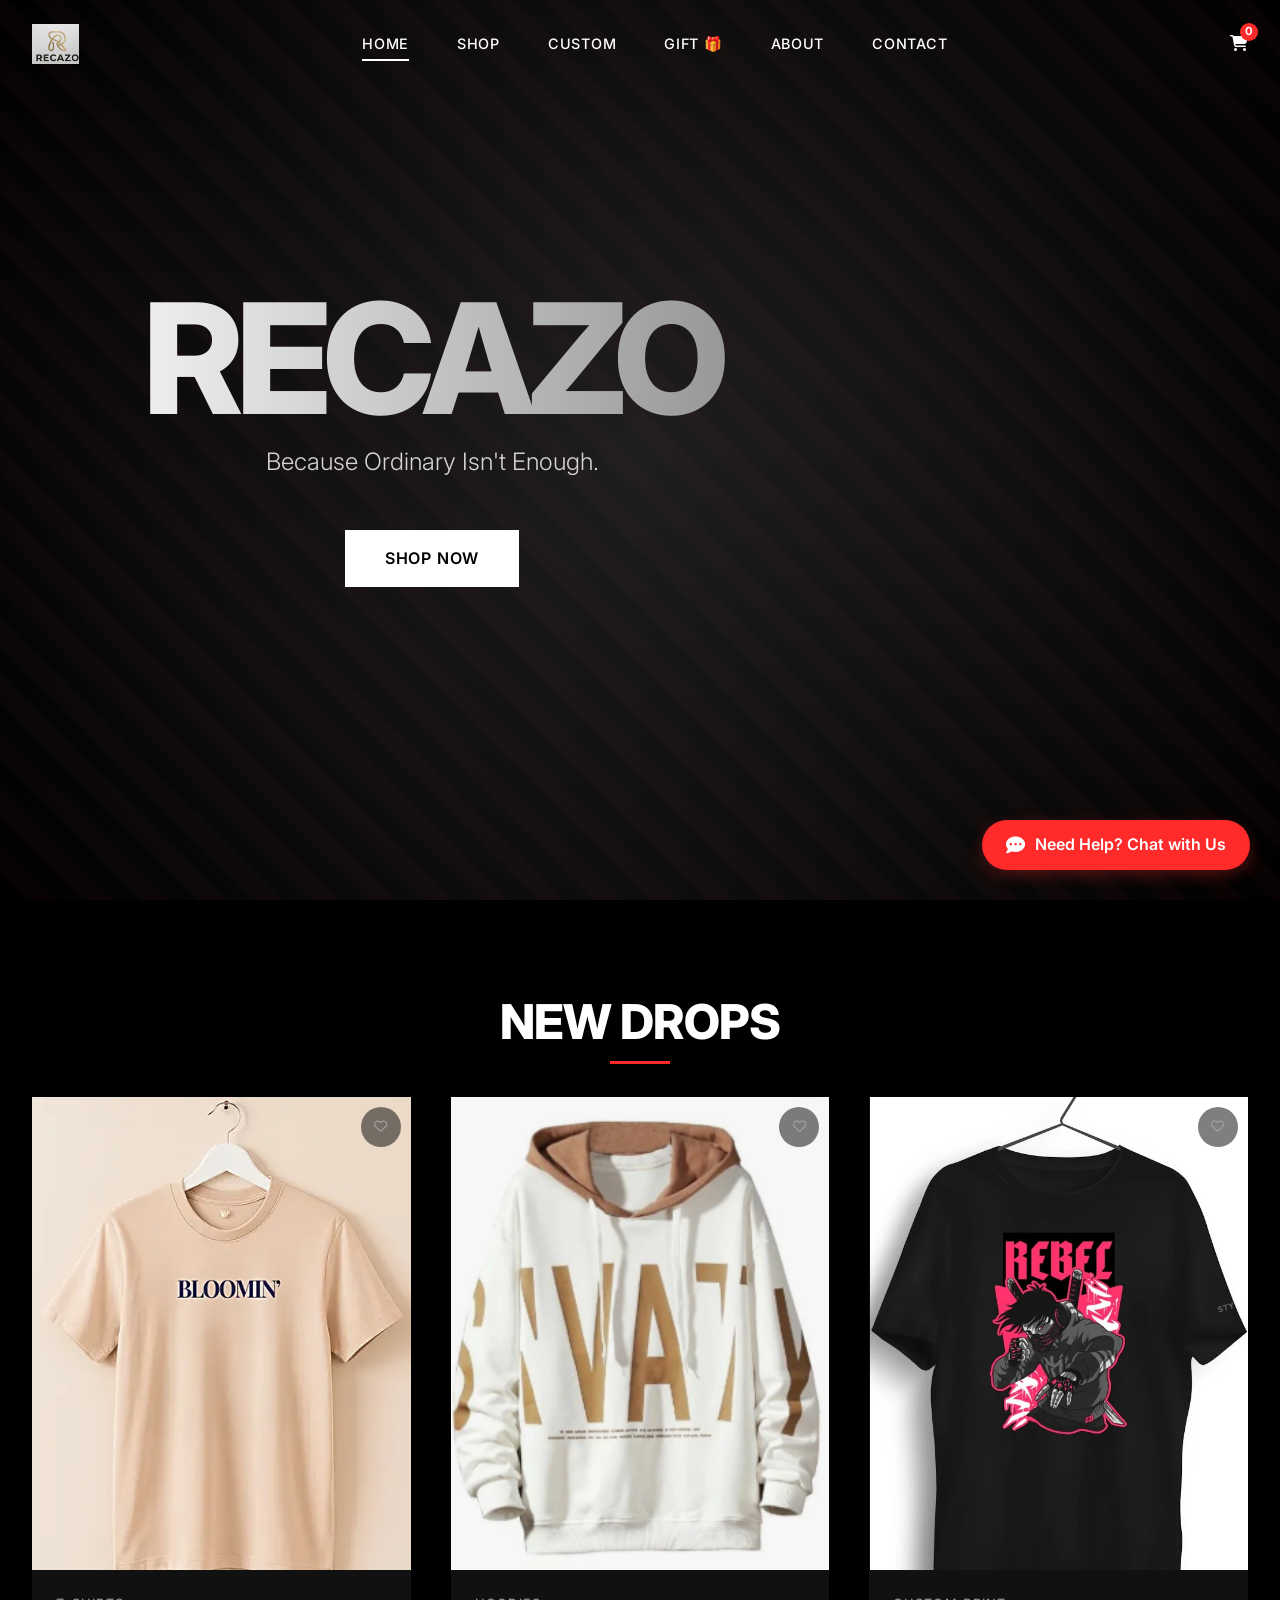
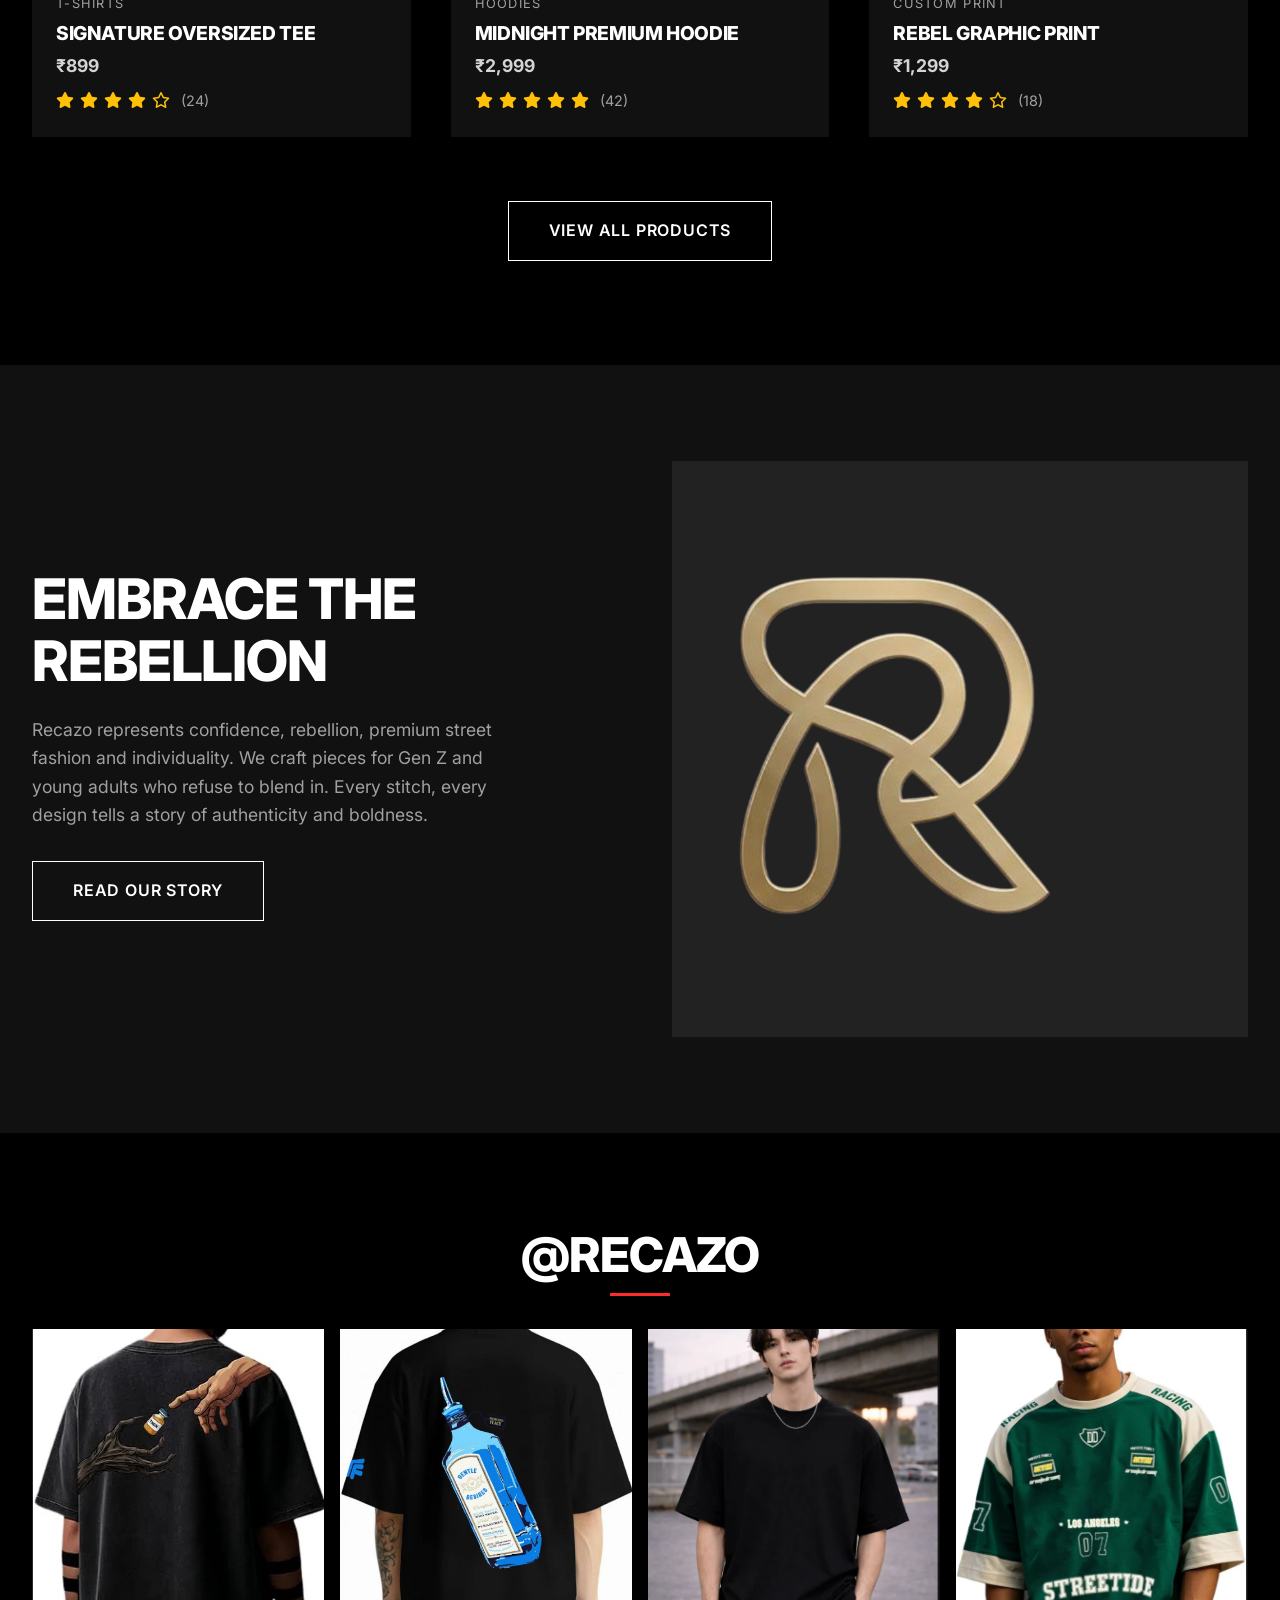
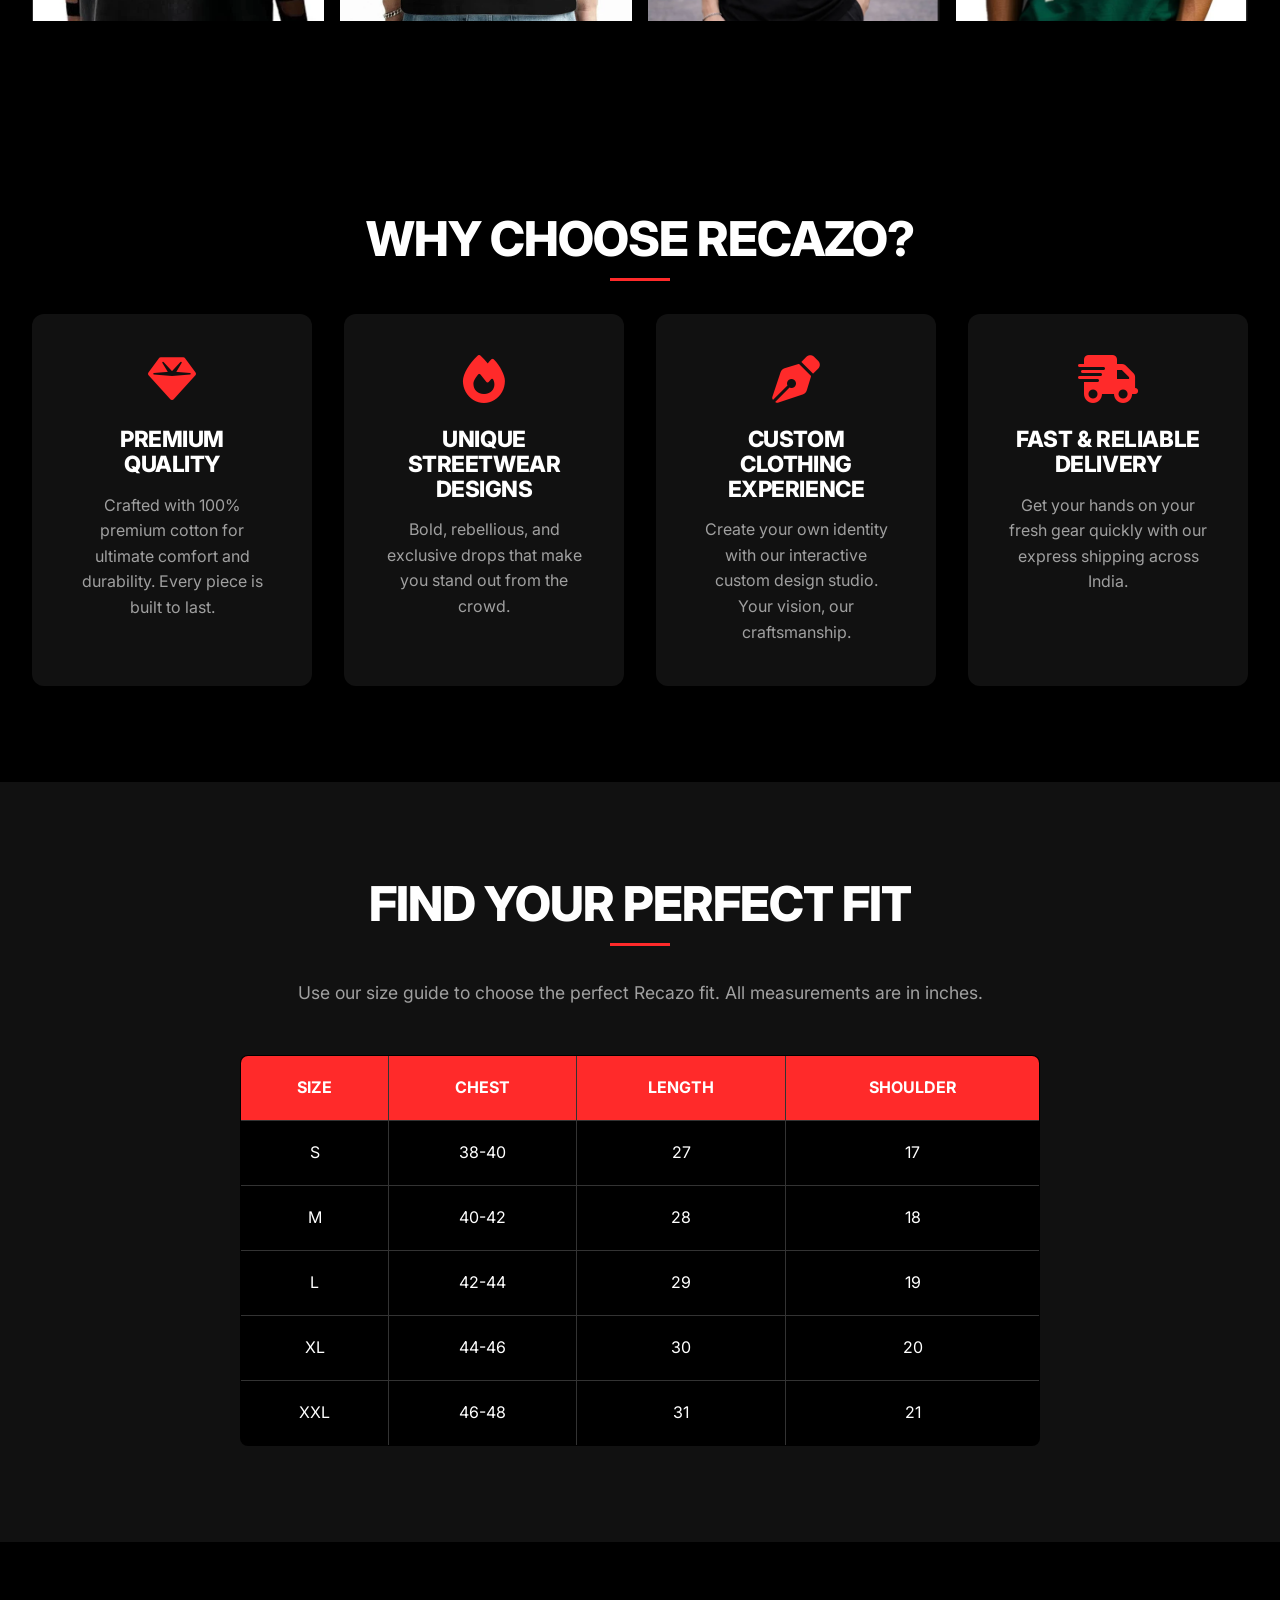
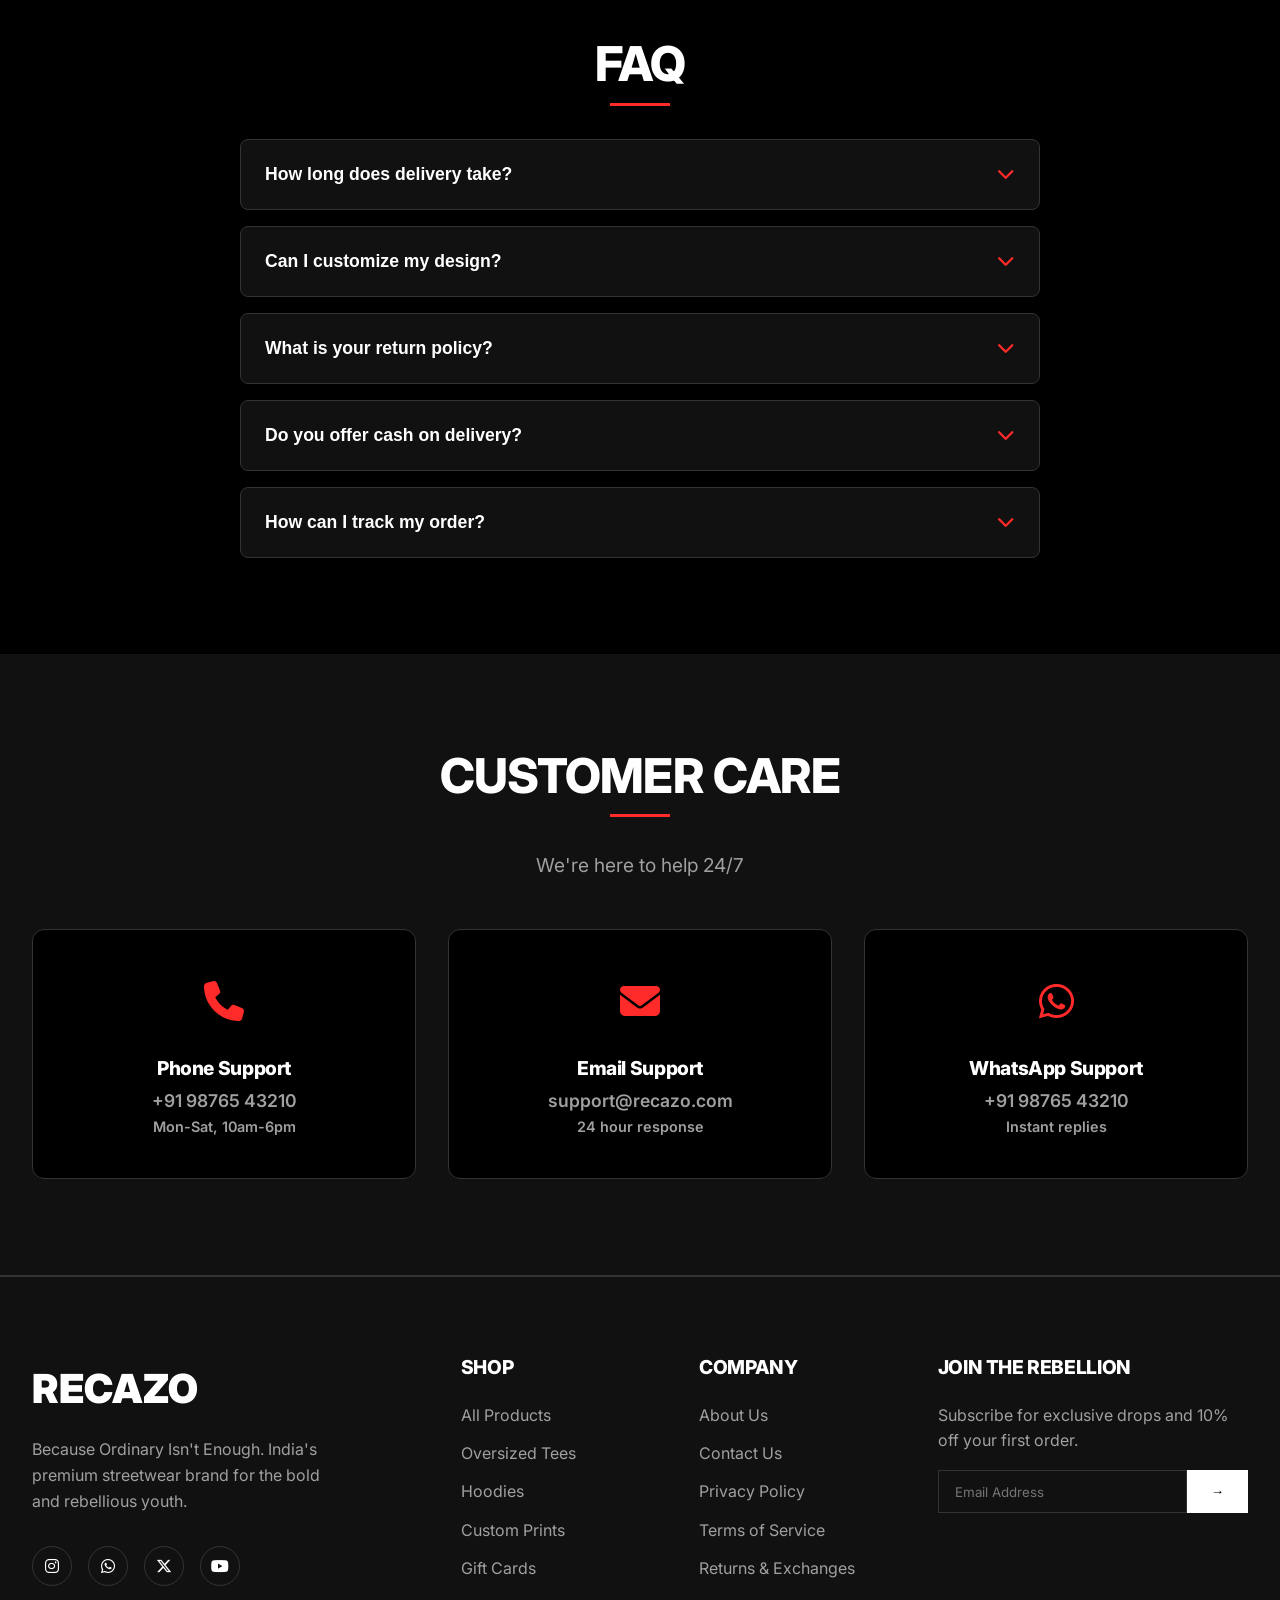
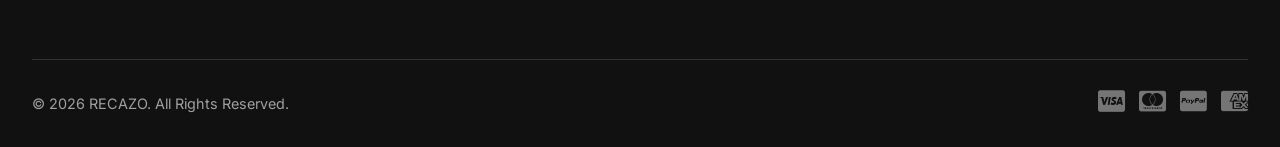
<file: new recaozo web/index.html>
<!DOCTYPE html>
<html lang="en">
<head>
    <meta charset="UTF-8">
    <meta name="viewport" content="width=device-width, initial-scale=1.0">
    <title>RECAZO | Because Ordinary Isn't Enough - Premium Streetwear Brand</title>
    
    <!-- Meta Tags for SEO -->
    <meta name="description" content="RECAZO is India's premium streetwear brand for those who dare to stand out. Shop oversized tees, custom hoodies, and exclusive streetwear collections.">
    <meta name="keywords" content="streetwear, oversized tees, custom hoodies, indian streetwear, premium clothing, recazo">
    <meta name="author" content="RECAZO">
    
    <!-- Open Graph / Social Media Meta Tags -->
    <meta property="og:title" content="RECAZO | Because Ordinary Isn't Enough">
    <meta property="og:description" content="Premium streetwear for those who dare to stand out. Shop the latest collection.">
    <meta property="og:image" content="images/og-image.jpg">
    <meta property="og:url" content="https://recazo.com">
    <meta name="twitter:card" content="summary_large_image">
    
    <!-- Font Awesome Icons -->
    <link rel="stylesheet" href="https://cdnjs.cloudflare.com/ajax/libs/font-awesome/6.4.0/css/all.min.css">
    
    <!-- Main Stylesheet -->
    <link rel="stylesheet" href="css/style.css">
</head>
<body>
    <!-- Header / Navigation -->
<header id="header">
    <div class="container">
        <nav>

            <a href="index.html" class="logo">
                <img src="images\image copy 2.png" alt="RECAZO Logo">
            </a>
            
            <div class="nav-links">
                <a href="index.html" class="active">Home</a>
                <a href="shop.html">Shop</a>
                <a href="custom.html">Custom</a>
                <a href="gift.html" class="gift-link">Gift 🎁</a>
                <a href="about.html">About</a>
                <a href="contact.html">Contact</a>
            </div>
            
            <div class="nav-icons">
                <div class="cart-icon-wrapper" id="cart-icon" role="button" aria-label="Shopping cart" tabindex="0">
                    <i class="fa-solid fa-cart-shopping"></i>
                    <span class="cart-count">0</span>
                </div>

                <button class="menu-toggle" id="mobile-menu" aria-label="Toggle menu">
                    <span></span>
                    <span></span>
                    <span></span>
                </button>
            </div>

        </nav>
    </div>
</header>

    <!-- Hero Section -->
    <section class="hero">
        <div class="hero-bg"></div>
        <div class="container">
            <div class="hero-content">
                <h1 class="hero-title">RECAZO</h1>
                <p class="hero-subtitle">Because Ordinary Isn't Enough.</p>
                <a href="shop.html" class="btn btn-primary">Shop Now</a>
            </div>
        </div>
    </section>

    <!-- Featured Products Section -->
    <section class="featured-products">
        <div class="container">
            <h2 class="section-title">New Drops</h2>
            
            <div class="product-grid" id="featured-grid">
                <!-- Product 1 -->
                <div class="product-card">
                    <button class="wishlist-btn" data-id="1" aria-label="Add to wishlist">
                        <i class="fa-regular fa-heart"></i>
                    </button>
                    <div class="product-img-wrapper">
                        <img data-src="images\Screenshot 2026-03-07 172521.png" alt="Signature Oversized Tee - Black oversized t-shirt with Recazo logo" class="product-img lazy-image">
                        <div class="product-overlay">
                            <button class="btn btn-primary add-to-cart-btn" data-id="1" data-name="Signature Oversized Tee" data-price="1499" data-image="images/products/tee-1.jpg">Add to Cart</button>
                            <button class="btn btn-outline quick-view-btn" data-id="1">Quick View</button>
                        </div>
                    </div>
                    <div class="product-info">
                        <p class="product-category">T-Shirts</p>
                        <h3 class="product-title">Signature Oversized Tee</h3>
                        <p class="product-price">₹899</p>
                        <div class="product-rating">
                            <i class="fa-solid fa-star"></i>
                            <i class="fa-solid fa-star"></i>
                            <i class="fa-solid fa-star"></i>
                            <i class="fa-solid fa-star"></i>
                            <i class="fa-regular fa-star"></i>
                            <span>(24)</span>
                        </div>
                    </div>
                </div>

                <!-- Product 2 -->
                <div class="product-card">
                    <button class="wishlist-btn" data-id="2" aria-label="Add to wishlist">
                        <i class="fa-regular fa-heart"></i>
                    </button>
                    <div class="product-img-wrapper">
                        <img data-src="images\image.png" alt="Midnight Premium Hoodie - Black oversized hoodie" class="product-img lazy-image">
                        <div class="product-overlay">
                            <button class="btn btn-primary add-to-cart-btn" data-id="2" data-name="Midnight Premium Hoodie" data-price="2999" data-image="images/products/hoodie-1.jpg">Add to Cart</button>
                            <button class="btn btn-outline quick-view-btn" data-id="2">Quick View</button>
                        </div>
                    </div>
                    <div class="product-info">
                        <p class="product-category">Hoodies</p>
                        <h3 class="product-title">Midnight Premium Hoodie</h3>
                        <p class="product-price">₹2,999</p>
                        <div class="product-rating">
                            <i class="fa-solid fa-star"></i>
                            <i class="fa-solid fa-star"></i>
                            <i class="fa-solid fa-star"></i>
                            <i class="fa-solid fa-star"></i>
                            <i class="fa-solid fa-star"></i>
                            <span>(42)</span>
                        </div>
                    </div>
                </div>

                <!-- Product 3 -->
                <div class="product-card">
                    <button class="wishlist-btn" data-id="3" aria-label="Add to wishlist">
                        <i class="fa-regular fa-heart"></i>
                    </button>
                    <div class="product-img-wrapper">
                        <img data-src="images\image copy.png" alt="Rebel Graphic Print - White oversized tee with graphic print" class="product-img lazy-image">
                        <div class="product-overlay">
                            <button class="btn btn-primary add-to-cart-btn" data-id="3" data-name="Rebel Graphic Print" data-price="1299" data-image="images/products/tee-2.jpg">Add to Cart</button>
                            <button class="btn btn-outline quick-view-btn" data-id="3">Quick View</button>
                        </div>
                    </div>
                    <div class="product-info">
                        <p class="product-category">Custom Print</p>
                        <h3 class="product-title">Rebel Graphic Print</h3>
                        <p class="product-price">₹1,299</p>
                        <div class="product-rating">
                            <i class="fa-solid fa-star"></i>
                            <i class="fa-solid fa-star"></i>
                            <i class="fa-solid fa-star"></i>
                            <i class="fa-solid fa-star"></i>
                            <i class="fa-regular fa-star"></i>
                            <span>(18)</span>
                        </div>
                    </div>
                </div>
            </div>
            
            <div style="text-align: center; margin-top: 4rem;">
                <a href="shop.html" class="btn btn-outline">View All Products</a>
            </div>
        </div>
    </section>

    <!-- About Preview Section -->
    <section class="about-preview">
        <div class="container">
            <div class="about-grid">
                <div class="about-text">
                    <h2>Embrace The Rebellion</h2>
                    <p>Recazo represents confidence, rebellion, premium street fashion and individuality. We craft pieces for Gen Z and young adults who refuse to blend in. Every stitch, every design tells a story of authenticity and boldness.</p>
                    <a href="about.html" class="btn btn-outline">Read Our Story</a>
                </div>
                <div class="about-image">
                    <img data-src="images\Beige_Black_Minimal_Simple_Modern_Handwritten_Graffiti_Typographic_Arts_and_Design_Logo-removebg-preview.png" alt="Recazo brand aesthetic" class="lazy-image">
                </div>
            </div>
        </div>
    </section>

    <!-- Instagram Style Gallery Section -->
    <section class="gallery">
        <div class="container">
            <h2 class="section-title">@RECAZO</h2>
            <div class="gallery-grid">
                <div class="gallery-item">
                    <img data-src="images\image copy 3.png" alt="Recazo street style" class="lazy-image">
                    <div class="gallery-overlay"><i class="fa-brands fa-instagram fa-2x"></i></div>
                </div>
                <div class="gallery-item">
                    <img data-src="images\image copy 4.png" alt="Recazo fashion" class="lazy-image">
                    <div class="gallery-overlay"><i class="fa-brands fa-instagram fa-2x"></i></div>
                </div>
                <div class="gallery-item">
                    <img data-src="images\image copy 5.png" alt="Recazo lifestyle" class="lazy-image">
                    <div class="gallery-overlay"><i class="fa-brands fa-instagram fa-2x"></i></div>
                </div>
                <div class="gallery-item">
                    <img data-src="images\image copy 6.png" alt="Recazo community" class="lazy-image">
                    <div class="gallery-overlay"><i class="fa-brands fa-instagram fa-2x"></i></div>
                </div>
            </div>
        </div>
    </section>

    <!-- Why Choose Recazo Section -->
    <section class="why-recazo">
        <div class="container">
            <h2 class="section-title">Why Choose Recazo?</h2>
            <div class="why-grid">
                <div class="why-card">
                    <div class="card-icon-wrapper"><i class="fa-solid fa-gem"></i></div>
                    <h3>Premium Quality</h3>
                    <p>Crafted with 100% premium cotton for ultimate comfort and durability. Every piece is built to last.</p>
                </div>
                <div class="why-card">
                    <div class="card-icon-wrapper"><i class="fa-solid fa-fire"></i></div>
                    <h3>Unique Streetwear Designs</h3>
                    <p>Bold, rebellious, and exclusive drops that make you stand out from the crowd.</p>
                </div>
                <div class="why-card">
                    <div class="card-icon-wrapper"><i class="fa-solid fa-pen-nib"></i></div>
                    <h3>Custom Clothing Experience</h3>
                    <p>Create your own identity with our interactive custom design studio. Your vision, our craftsmanship.</p>
                </div>
                <div class="why-card">
                    <div class="card-icon-wrapper"><i class="fa-solid fa-truck-fast"></i></div>
                    <h3>Fast & Reliable Delivery</h3>
                    <p>Get your hands on your fresh gear quickly with our express shipping across India.</p>
                </div>
            </div>
        </div>
    </section>

    <!-- Size Guide Section -->
    <section class="size-guide">
        <div class="container">
            <div class="size-guide-content">
                <h2 class="section-title">Find Your Perfect Fit</h2>
                <p class="section-subtitle">Use our size guide to choose the perfect Recazo fit. All measurements are in inches.</p>
                <div class="table-container">
                    <table class="size-table">
                        <thead>
                            <tr>
                                <th>Size</th>
                                <th>Chest</th>
                                <th>Length</th>
                                <th>Shoulder</th>
                            </tr>
                        </thead>
                        <tbody>
                            <tr><td>S</td><td>38-40</td><td>27</td><td>17</td></tr>
                            <tr><td>M</td><td>40-42</td><td>28</td><td>18</td></tr>
                            <tr><td>L</td><td>42-44</td><td>29</td><td>19</td></tr>
                            <tr><td>XL</td><td>44-46</td><td>30</td><td>20</td></tr>
                            <tr><td>XXL</td><td>46-48</td><td>31</td><td>21</td></tr>
                        </tbody>
                    </table>
                </div>
            </div>
        </div>
    </section>

    <!-- FAQ Section -->
    <section class="faq-section">
        <div class="container">
            <h2 class="section-title text-center">FAQ</h2>
            <div class="faq-accordion">
                <div class="faq-item">
                    <button class="faq-question">How long does delivery take? <i class="fa-solid fa-chevron-down"></i></button>
                    <div class="faq-answer"><p>Delivery usually takes 3-5 business days depending on your location. Metro cities get delivery within 2-3 days.</p></div>
                </div>
                <div class="faq-item">
                    <button class="faq-question">Can I customize my design? <i class="fa-solid fa-chevron-down"></i></button>
                    <div class="faq-answer"><p>Yes! Use our Custom Studio to upload logos, add text, and customize your clothing. Our team will review and approve your design.</p></div>
                </div>
                <div class="faq-item">
                    <button class="faq-question">What is your return policy? <i class="fa-solid fa-chevron-down"></i></button>
                    <div class="faq-answer"><p>We offer a 7-day return policy for unused items in original packaging. Custom items are non-refundable.</p></div>
                </div>
                <div class="faq-item">
                    <button class="faq-question">Do you offer cash on delivery? <i class="fa-solid fa-chevron-down"></i></button>
                    <div class="faq-answer"><p>Yes, Cash on Delivery (COD) is available for all standard products above ₹499.</p></div>
                </div>
                <div class="faq-item">
                    <button class="faq-question">How can I track my order? <i class="fa-solid fa-chevron-down"></i></button>
                    <div class="faq-answer"><p>Once your order is shipped, you will receive a tracking link via email and SMS. You can also track from your account dashboard.</p></div>
                </div>
            </div>
        </div>
    </section>

    <!-- Customer Care Section -->
    <section class="customer-care">
        <div class="container text-center">
            <h2 class="section-title">Customer Care</h2>
            <p class="subtitle" style="margin-bottom: 3rem;">We're here to help 24/7</p>
            <div class="care-grid">
                <div class="care-card">
                    <div class="care-icon"><i class="fa-solid fa-phone"></i></div>
                    <h4>Phone Support</h4>
                    <p>+91 98765 43210</p>
                    <p style="font-size: 0.9rem;">Mon-Sat, 10am-6pm</p>
                </div>
                <div class="care-card">
                    <div class="care-icon"><i class="fa-solid fa-envelope"></i></div>
                    <h4>Email Support</h4>
                    <p>support@recazo.com</p>
                    <p style="font-size: 0.9rem;">24 hour response</p>
                </div>
                <div class="care-card">
                    <div class="care-icon"><i class="fa-brands fa-whatsapp"></i></div>
                    <h4>WhatsApp Support</h4>
                    <p>+91 98765 43210</p>
                    <p style="font-size: 0.9rem;">Instant replies</p>
                </div>
            </div>
        </div>
    </section>

    <!-- Footer -->
    <footer>
        <div class="container">
            <div class="footer-grid">
                <div class="footer-brand">
                    <a href="index.html" class="footer-logo">RECAZO</a>
                    <p class="footer-desc">Because Ordinary Isn't Enough. India's premium streetwear brand for the bold and rebellious youth.</p>
                    <div class="social-links">
                        <a href="https://www.instagram.com/recazo.official/" target="_blank" aria-label="Instagram"><i class="fa-brands fa-instagram"></i></a>
                        <a href="https://wa.me/919876543210" target="_blank" aria-label="WhatsApp"><i class="fa-brands fa-whatsapp"></i></a>
                        <a href="#" target="_blank" aria-label="Twitter"><i class="fa-brands fa-x-twitter"></i></a>
                        <a href="#" target="_blank" aria-label="YouTube"><i class="fa-brands fa-youtube"></i></a>
                    </div>
                </div>
                
                <div class="footer-links">
                    <h4 class="footer-title">Shop</h4>
                    <ul>
                        <li><a href="shop.html">All Products</a></li>
                        <li><a href="shop.html?category=tees">Oversized Tees</a></li>
                        <li><a href="shop.html?category=hoodies">Hoodies</a></li>
                        <li><a href="custom.html">Custom Prints</a></li>
                        <li><a href="gift.html">Gift Cards</a></li>
                    </ul>
                </div>

                <div class="footer-links">
                    <h4 class="footer-title">Company</h4>
                    <ul>
                        <li><a href="about.html">About Us</a></li>
                        <li><a href="contact.html">Contact Us</a></li>
                        <li><a href="#">Privacy Policy</a></li>
                        <li><a href="#">Terms of Service</a></li>
                        <li><a href="#">Returns & Exchanges</a></li>
                    </ul>
                </div>

                <div class="footer-newsletter">
                    <h4 class="footer-title">Join The Rebellion</h4>
                    <p class="footer-desc" style="margin-bottom: 1rem;">Subscribe for exclusive drops and 10% off your first order.</p>
                    <form class="newsletter-form" data-validate>
                        <input type="email" placeholder="Email Address" required>
                        <button type="submit">→</button>
                    </form>
                </div>
            </div>
            
            <div class="footer-bottom">
                <p>&copy; 2026 RECAZO. All Rights Reserved.</p>
                <div class="payment-methods">
                    <i class="fa-brands fa-cc-visa fa-lg" aria-label="Visa"></i>
                    <i class="fa-brands fa-cc-mastercard fa-lg" aria-label="Mastercard"></i>
                    <i class="fa-brands fa-cc-paypal fa-lg" aria-label="PayPal"></i>
                    <i class="fa-brands fa-cc-amex fa-lg" aria-label="American Express"></i>
                </div>
            </div>
        </div>
    </footer>

    <!-- Live Chat Widget -->
    <div class="live-chat-widget">
        <div class="chat-bubble" id="chat-bubble" role="button" aria-label="Open chat">
            <i class="fa-solid fa-comment-dots"></i> 
            <span class="chat-text">Need Help? Chat with Us</span>
        </div>
        <div class="chat-box" id="chat-box">
            <div class="chat-header">
                <h4>Recazo Support</h4>
                <button id="close-chat" aria-label="Close chat"><i class="fa-solid fa-xmark"></i></button>
            </div>
            <div class="chat-body">
                <div class="message incoming">
                    Hello 👋<br>Welcome to Recazo Support.<br>How can we help you today?
                </div>
            </div>
            <div class="chat-input">
                <input type="text" placeholder="Type a message..." aria-label="Chat message">
                <button aria-label="Send message"><i class="fa-solid fa-paper-plane"></i></button>
            </div>
        </div>
    </div>

    <!-- Scripts -->
    <script src="js/main.js"></script>
    <script src="js/cart.js"></script>
</body>
</html>
</file>
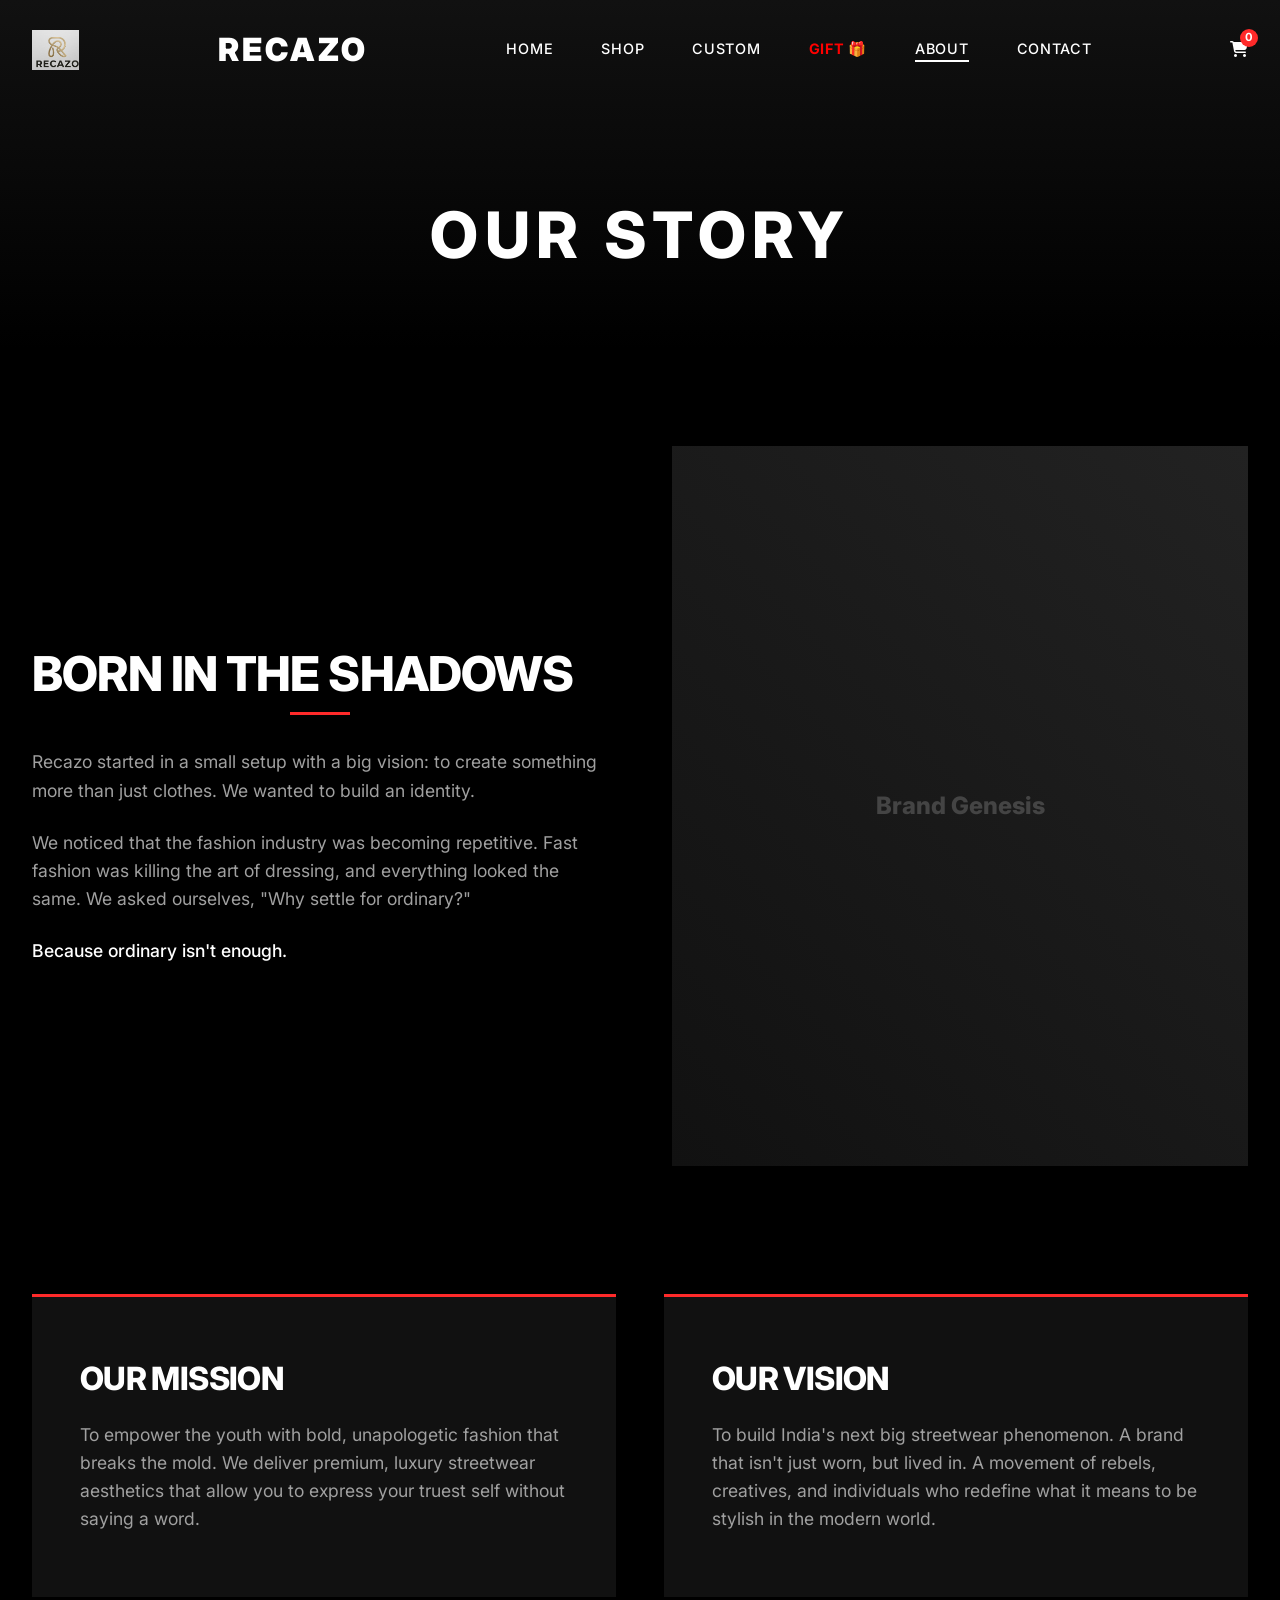
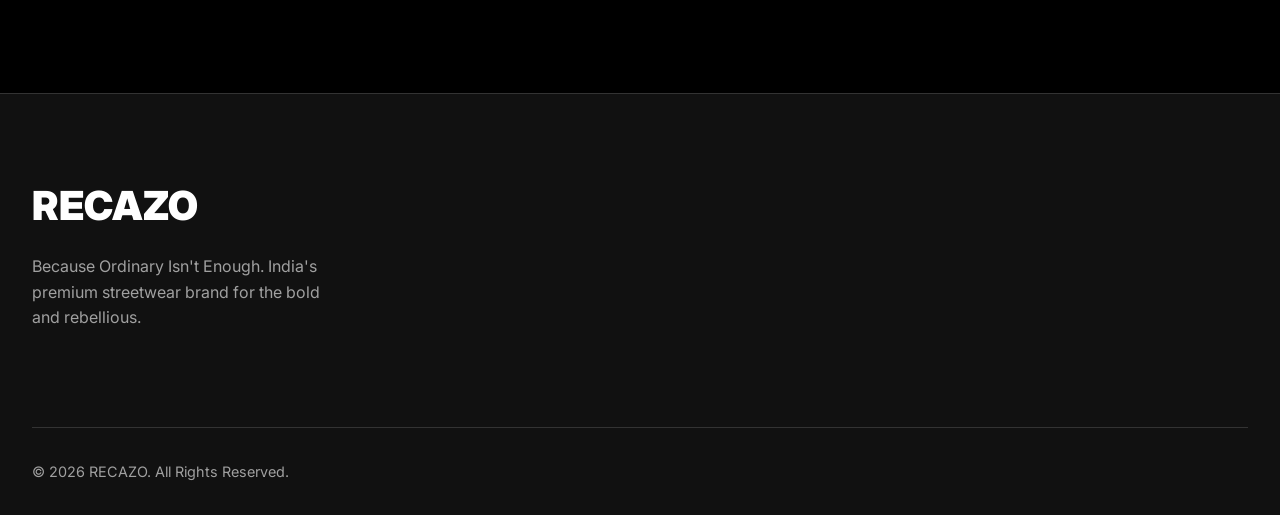
<file: new recaozo web/about.html>
<!DOCTYPE html>
<html lang="en">
<head>
    <meta charset="UTF-8">
    <meta name="viewport" content="width=device-width, initial-scale=1.0">
    <title>ABOUT US | RECAZO</title>
    <link rel="stylesheet" href="https://cdnjs.cloudflare.com/ajax/libs/font-awesome/6.4.0/css/all.min.css">
    <link rel="stylesheet" href="css/style.css">
    <style>
        .about-header {
            padding-top: 200px;
            padding-bottom: 5rem;
            text-align: center;
            background: linear-gradient(to bottom, #111, var(--primary-bg));
        }

        .story-section {
            display: grid;
            grid-template-columns: 1fr 1fr;
            gap: 4rem;
            align-items: center;
            margin-bottom: 8rem;
        }

        .story-img {
            aspect-ratio: 4/5;
            background: #222;
        }

        .mission-vision-grid {
            display: grid;
            grid-template-columns: 1fr 1fr;
            gap: 3rem;
        }

        .mv-card {
            background: var(--secondary-bg);
            padding: 4rem 3rem;
            border-top: 3px solid var(--accent-color);
        }

        .mv-card h3 {
            font-size: 2rem;
            margin-bottom: 1.5rem;
            color: var(--primary-text);
        }

        .mv-card p {
            color: var(--secondary-text);
            font-size: 1.1rem;
        }

        @media (max-width: 992px) {
            .story-section, .mission-vision-grid {
                grid-template-columns: 1fr;
            }
        }
    </style>
</head>
<body>

    <!-- Header -->
    <header id="header" class="scrolled">
        <div class="container">
            <nav>
                <a href="index.html" class="logo">
<img src="images\image copy 2.png" alt="RECAZO Logo">
</a>
                <a href="index.html" class="logo">RECAZO</a>
                <div class="nav-links">
                    <a href="index.html">Home</a>
                    <a href="shop.html">Shop</a>
                    <a href="custom.html">Custom</a>
                    <a href="gift.html" style="color: #FF0000; font-weight: bold;">Gift 🎁</a>
                    <a href="about.html" style="border-bottom: 2px solid var(--primary-text)">About</a>
                    <a href="contact.html">Contact</a>
                </div>
                <div class="nav-icons">
                    <div class="cart-icon-wrapper" id="cart-icon">
                        <i class="fa-solid fa-cart-shopping"></i>
                        <span class="cart-count">0</span>
                    </div>
                    <div class="menu-toggle" id="mobile-menu">
                        <span></span>
                        <span></span>
                        <span></span>
                    </div>
                </div>
            </nav>
        </div>
    </header>

    <div class="about-header">
        <div class="container">
            <h1 style="font-size: 4rem; letter-spacing: 0.1em;">OUR STORY</h1>
        </div>
    </div>

    <section>
        <div class="container">
            
            <div class="story-section">
                <div class="story-text">
                    <h2 class="section-title" style="text-align: left;">Born in the Shadows</h2>
                    <p style="font-size: 1.1rem; color: var(--secondary-text); margin-bottom: 1.5rem;">Recazo started in a small setup with a big vision: to create something more than just clothes. We wanted to build an identity.</p>
                    <p style="font-size: 1.1rem; color: var(--secondary-text); margin-bottom: 1.5rem;">We noticed that the fashion industry was becoming repetitive. Fast fashion was killing the art of dressing, and everything looked the same. We asked ourselves, "Why settle for ordinary?"</p>
                    <p style="font-size: 1.1rem; color: var(--primary-text); font-weight: 500;">Because ordinary isn't enough.</p>
                </div>
                <div class="story-img">
                    <div class="placeholder-img" style="font-size: 1.5rem; color: #444;">Brand Genesis</div>
                </div>
            </div>

            <div class="mission-vision-grid">
                <div class="mv-card">
                    <h3>OUR MISSION</h3>
                    <p>To empower the youth with bold, unapologetic fashion that breaks the mold. We deliver premium, luxury streetwear aesthetics that allow you to express your truest self without saying a word.</p>
                </div>
                <div class="mv-card">
                    <h3>OUR VISION</h3>
                    <p>To build India's next big streetwear phenomenon. A brand that isn't just worn, but lived in. A movement of rebels, creatives, and individuals who redefine what it means to be stylish in the modern world.</p>
                </div>
            </div>

        </div>
    </section>

    <!-- Footer -->
    <footer>
        <div class="container">
            <div class="footer-grid">
                <div class="footer-brand">
                    <a href="index.html" class="footer-logo">RECAZO</a>
                    <p class="footer-desc">Because Ordinary Isn't Enough. India's premium streetwear brand for the bold and rebellious.</p>
                </div>
            </div>
            <div class="footer-bottom">
                <p>&copy; 2026 RECAZO. All Rights Reserved.</p>
            </div>
        </div>
    </footer>

    <!-- Scripts -->
    <script src="js/main.js"></script>
    <script src="js/cart.js"></script>
</body>
</html>
</file>
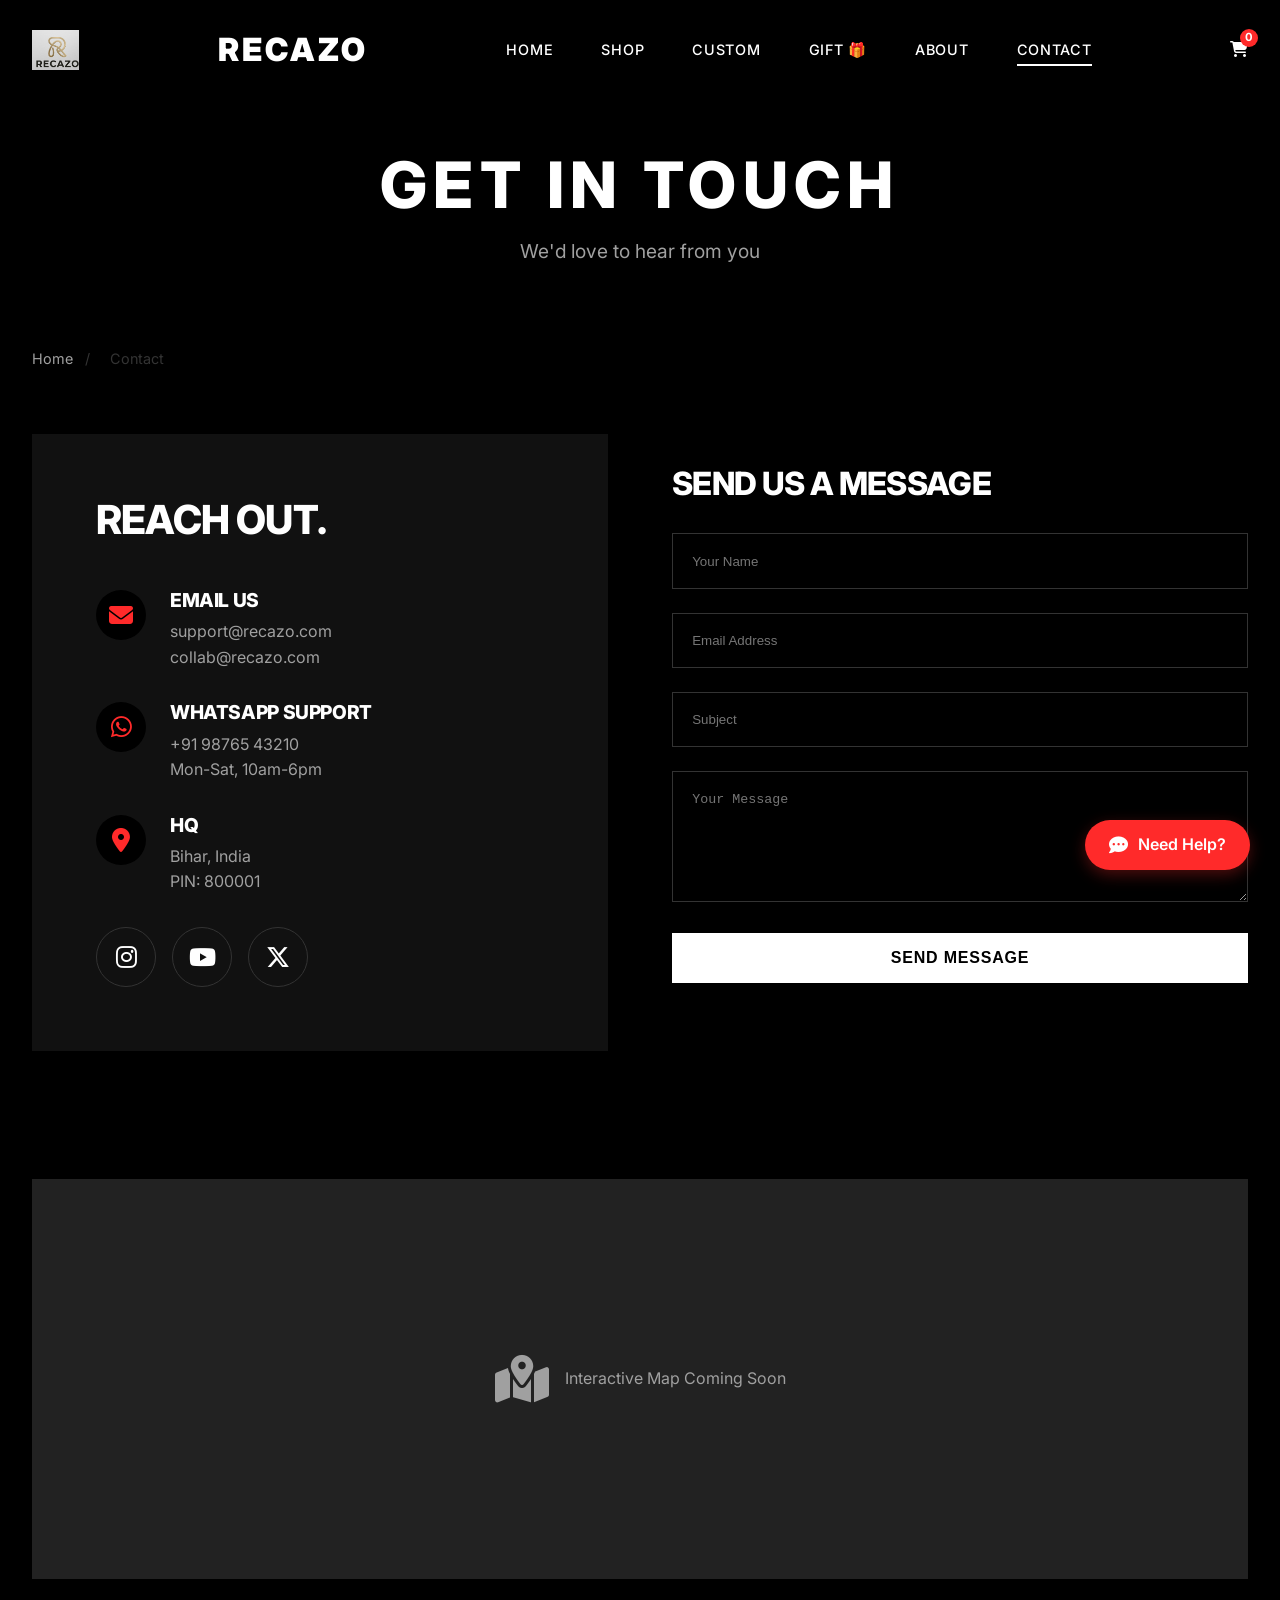
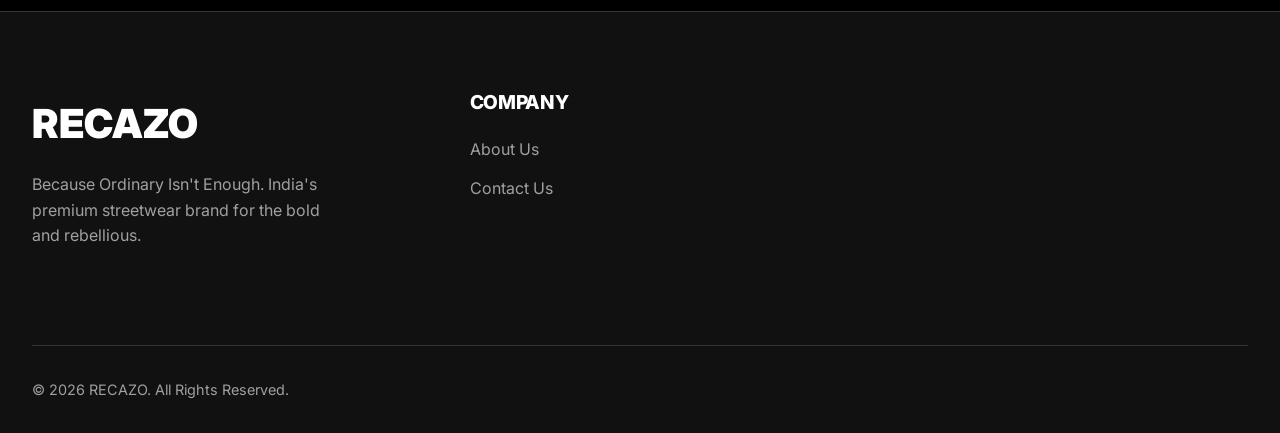
<file: new recaozo web/contact.html>
<!DOCTYPE html>
<html lang="en">
<head>
    <meta charset="UTF-8">
    <meta name="viewport" content="width=device-width, initial-scale=1.0">
    <title>CONTACT | RECAZO - Get in Touch</title>
    
    <meta name="description" content="Get in touch with RECAZO. Contact us for inquiries, support, or collaborations.">
    <meta name="keywords" content="contact recazo, customer support, streetwear brand contact">
    
    <link rel="stylesheet" href="https://cdnjs.cloudflare.com/ajax/libs/font-awesome/6.4.0/css/all.min.css">
    <link rel="stylesheet" href="css/style.css">
</head>
<body>
    <!-- Header -->
    <header id="header">
        <div class="container">
            <nav>
                            <a href="index.html" class="logo">
                <img src="images\image copy 2.png" alt="RECAZO Logo">
            </a>
                <a href="index.html" class="logo">RECAZO</a>
                <div class="nav-links">
                    <a href="index.html">Home</a>
                    <a href="shop.html">Shop</a>
                    <a href="custom.html">Custom</a>
                    <a href="gift.html" class="gift-link">Gift 🎁</a>
                    <a href="about.html">About</a>
                    <a href="contact.html" class="active">Contact</a>
                </div>
                <div class="nav-icons">
                    <div class="cart-icon-wrapper" id="cart-icon">
                        <i class="fa-solid fa-cart-shopping"></i>
                        <span class="cart-count">0</span>
                    </div>
                    <button class="menu-toggle" id="mobile-menu">
                        <span></span>
                        <span></span>
                        <span></span>
                    </button>
                </div>
            </nav>
        </div>
    </header>

    <!-- Contact Header -->
    <div class="contact-header" style="padding-top: 150px; padding-bottom: 3rem; text-align: center;">
        <div class="container">
            <h1 style="font-size: 4rem; letter-spacing: 0.1em;">GET IN TOUCH</h1>
            <p class="subtitle" style="margin-top: 1rem;">We'd love to hear from you</p>
        </div>
    </div>

    <!-- Breadcrumbs -->
    <div class="breadcrumbs">
        <div class="container">
            <a href="index.html">Home</a> <span>/</span> <span>Contact</span>
        </div>
    </div>

    <!-- Contact Section -->
    <section style="padding-top: 2rem;">
        <div class="container">
            <div class="contact-layout" style="display: grid; grid-template-columns: 1fr 1fr; gap: 4rem;">
                
                <!-- Contact Info -->
                <div class="contact-info" style="background: var(--secondary-bg); padding: 4rem;">
                    <h2 style="font-size: 2.5rem; margin-bottom: 3rem;">REACH OUT.</h2>
                    
                    <div class="info-item" style="margin-bottom: 2rem; display: flex; align-items: flex-start; gap: 1.5rem;">
                        <div class="info-icon" style="width: 50px; height: 50px; background: var(--primary-bg); display: flex; align-items: center; justify-content: center; border-radius: 50%; color: var(--accent-color); font-size: 1.5rem;">
                            <i class="fa-solid fa-envelope"></i>
                        </div>
                        <div class="info-content">
                            <h3 style="font-size: 1.2rem; margin-bottom: 0.5rem;">Email Us</h3>
                            <p style="color: var(--secondary-text);">support@recazo.com</p>
                            <p style="color: var(--secondary-text);">collab@recazo.com</p>
                        </div>
                    </div>
                    
                    <div class="info-item" style="margin-bottom: 2rem; display: flex; align-items: flex-start; gap: 1.5rem;">
                        <div class="info-icon" style="width: 50px; height: 50px; background: var(--primary-bg); display: flex; align-items: center; justify-content: center; border-radius: 50%; color: var(--accent-color); font-size: 1.5rem;">
                            <i class="fa-brands fa-whatsapp"></i>
                        </div>
                        <div class="info-content">
                            <h3 style="font-size: 1.2rem; margin-bottom: 0.5rem;">WhatsApp Support</h3>
                            <p style="color: var(--secondary-text);">+91 98765 43210</p>
                            <p style="color: var(--secondary-text);">Mon-Sat, 10am-6pm</p>
                        </div>
                    </div>
                    
                    <div class="info-item" style="margin-bottom: 2rem; display: flex; align-items: flex-start; gap: 1.5rem;">
                        <div class="info-icon" style="width: 50px; height: 50px; background: var(--primary-bg); display: flex; align-items: center; justify-content: center; border-radius: 50%; color: var(--accent-color); font-size: 1.5rem;">
                            <i class="fa-solid fa-location-dot"></i>
                        </div>
                        <div class="info-content">
                            <h3 style="font-size: 1.2rem; margin-bottom: 0.5rem;">HQ</h3>
                            <p style="color: var(--secondary-text);">Bihar, India</p>
                            <p style="color: var(--secondary-text);">PIN: 800001</p>
                        </div>
                    </div>

                    <div class="social-large" style="display: flex; gap: 1rem; margin-top: 2rem;">
                        <a href="https://www.instagram.com/recazo.official/" target="_blank" style="width: 60px; height: 60px; border: 1px solid var(--border-color); display: flex; align-items: center; justify-content: center; border-radius: 50%; font-size: 1.5rem;"><i class="fa-brands fa-instagram"></i></a>
                        <a href="#" target="_blank" style="width: 60px; height: 60px; border: 1px solid var(--border-color); display: flex; align-items: center; justify-content: center; border-radius: 50%; font-size: 1.5rem;"><i class="fa-brands fa-youtube"></i></a>
                        <a href="#" target="_blank" style="width: 60px; height: 60px; border: 1px solid var(--border-color); display: flex; align-items: center; justify-content: center; border-radius: 50%; font-size: 1.5rem;"><i class="fa-brands fa-x-twitter"></i></a>
                    </div>
                </div>

                <!-- Contact Form -->
                <div class="contact-form" style="padding: 2rem 0;">
                    <h3 style="font-size: 2rem; margin-bottom: 2rem;">Send us a message</h3>
                    <form data-validate>
                        <div class="form-group" style="margin-bottom: 1.5rem;">
                            <input type="text" placeholder="Your Name" required style="width: 100%; padding: 1.2rem; background: transparent; border: 1px solid var(--border-color); color: var(--primary-text);">
                        </div>
                        <div class="form-group" style="margin-bottom: 1.5rem;">
                            <input type="email" placeholder="Email Address" required style="width: 100%; padding: 1.2rem; background: transparent; border: 1px solid var(--border-color); color: var(--primary-text);">
                        </div>
                        <div class="form-group" style="margin-bottom: 1.5rem;">
                            <input type="text" placeholder="Subject" style="width: 100%; padding: 1.2rem; background: transparent; border: 1px solid var(--border-color); color: var(--primary-text);">
                        </div>
                        <div class="form-group" style="margin-bottom: 1.5rem;">
                            <textarea rows="6" placeholder="Your Message" required style="width: 100%; padding: 1.2rem; background: transparent; border: 1px solid var(--border-color); color: var(--primary-text);"></textarea>
                        </div>
                        <button type="submit" class="btn btn-primary" style="width: 100%;">Send Message</button>
                    </form>
                </div>
            </div>
        </div>
    </section>

    <!-- Map Section (Optional) -->
    <section style="padding: 2rem 0;">
        <div class="container">
            <div class="map-container" style="height: 400px; background: #222; display: flex; align-items: center; justify-content: center; color: var(--secondary-text);">
                <i class="fa-solid fa-map-location-dot fa-3x" style="margin-right: 1rem;"></i>
                <span>Interactive Map Coming Soon</span>
            </div>
        </div>
    </section>

    <!-- Footer -->
    <footer>
        <div class="container">
            <div class="footer-grid">
                <div class="footer-brand">
                    <a href="index.html" class="footer-logo">RECAZO</a>
                    <p class="footer-desc">Because Ordinary Isn't Enough. India's premium streetwear brand for the bold and rebellious.</p>
                </div>
                <div class="footer-links">
                    <h4 class="footer-title">Company</h4>
                    <ul>
                        <li><a href="about.html">About Us</a></li>
                        <li><a href="contact.html">Contact Us</a></li>
                    </ul>
                </div>
            </div>
            <div class="footer-bottom">
                <p>&copy; 2026 RECAZO. All Rights Reserved.</p>
            </div>
        </div>
    </footer>

    <!-- Live Chat Widget -->
    <div class="live-chat-widget">
        <div class="chat-bubble" id="chat-bubble">
            <i class="fa-solid fa-comment-dots"></i> 
            <span class="chat-text">Need Help?</span>
        </div>
        <div class="chat-box" id="chat-box">
            <div class="chat-header">
                <h4>Recazo Support</h4>
                <button id="close-chat"><i class="fa-solid fa-xmark"></i></button>
            </div>
            <div class="chat-body">
                <div class="message incoming">Hi! How can we help you today?</div>
            </div>
            <div class="chat-input">
                <input type="text" placeholder="Type a message...">
                <button><i class="fa-solid fa-paper-plane"></i></button>
            </div>
        </div>
    </div>

    <!-- Scripts -->
    <script src="js/main.js"></script>
    <script src="js/cart.js"></script>
</body>
</html>
</file>
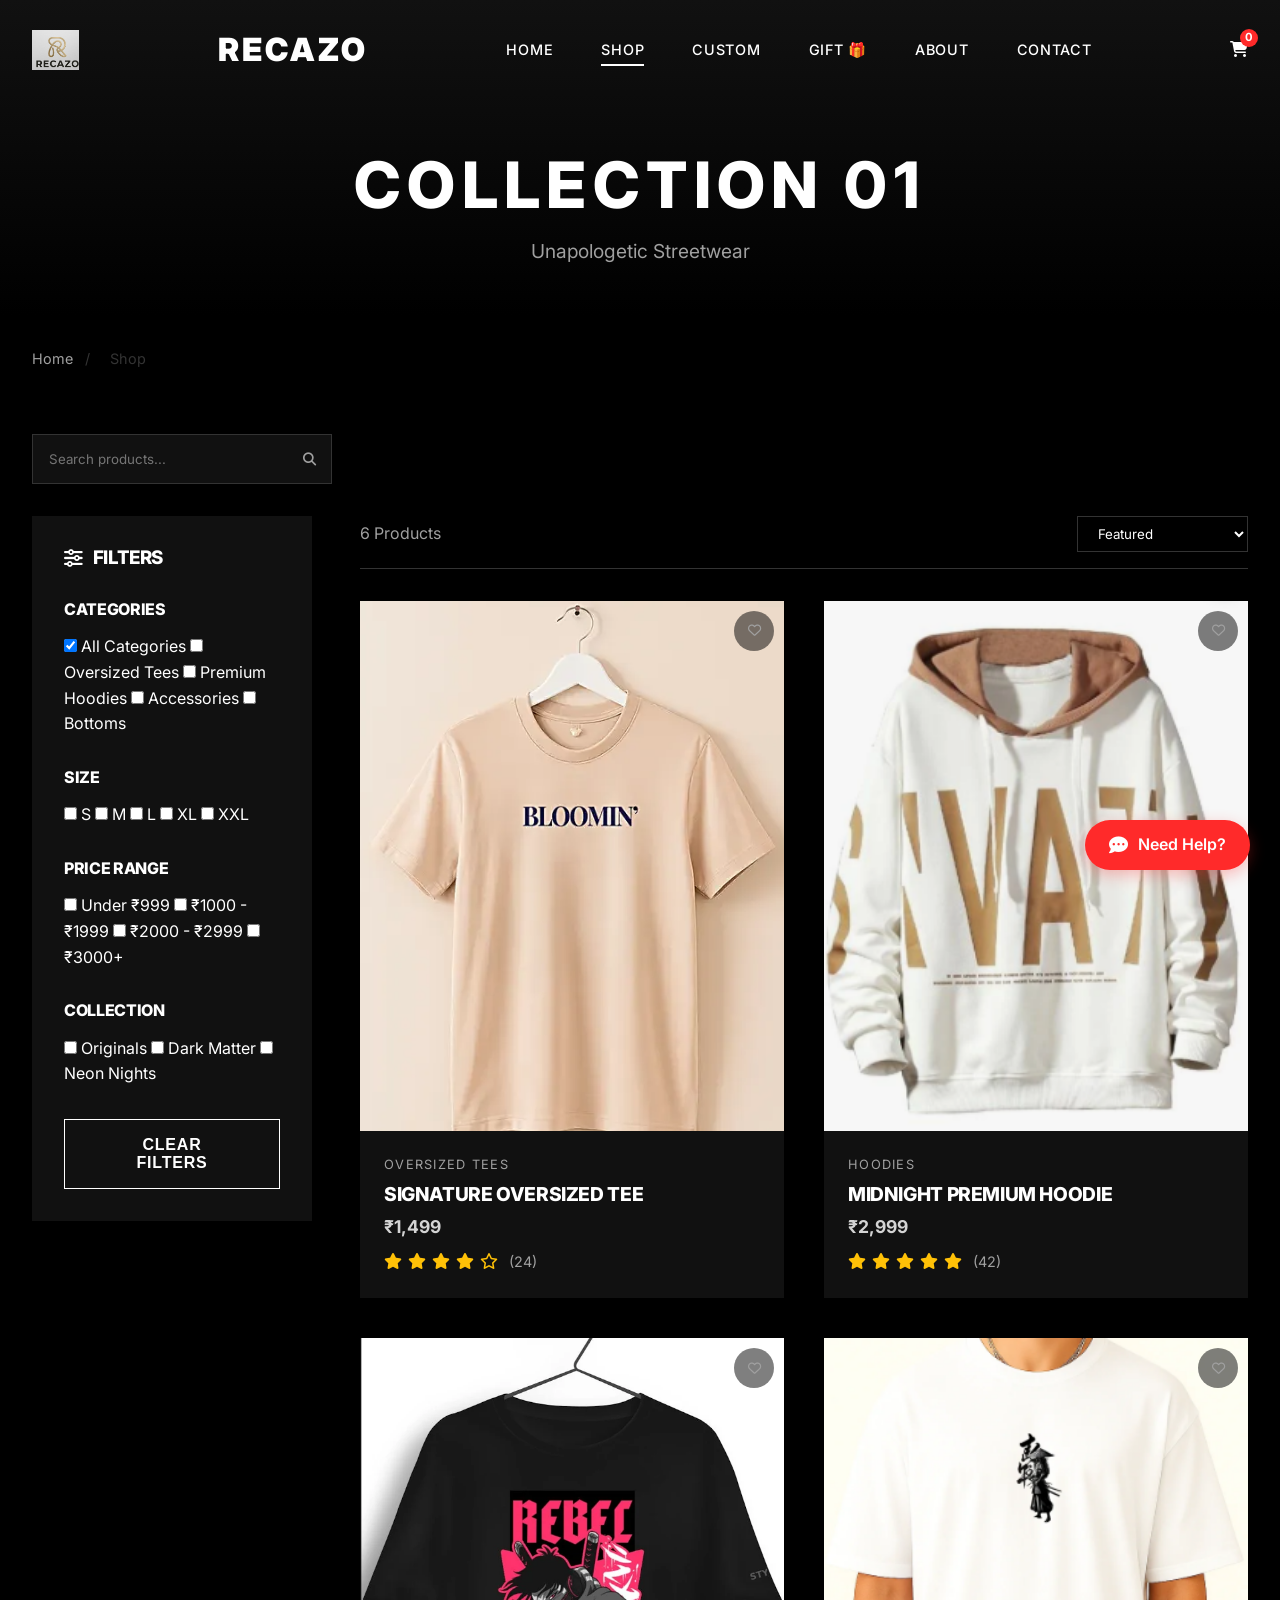
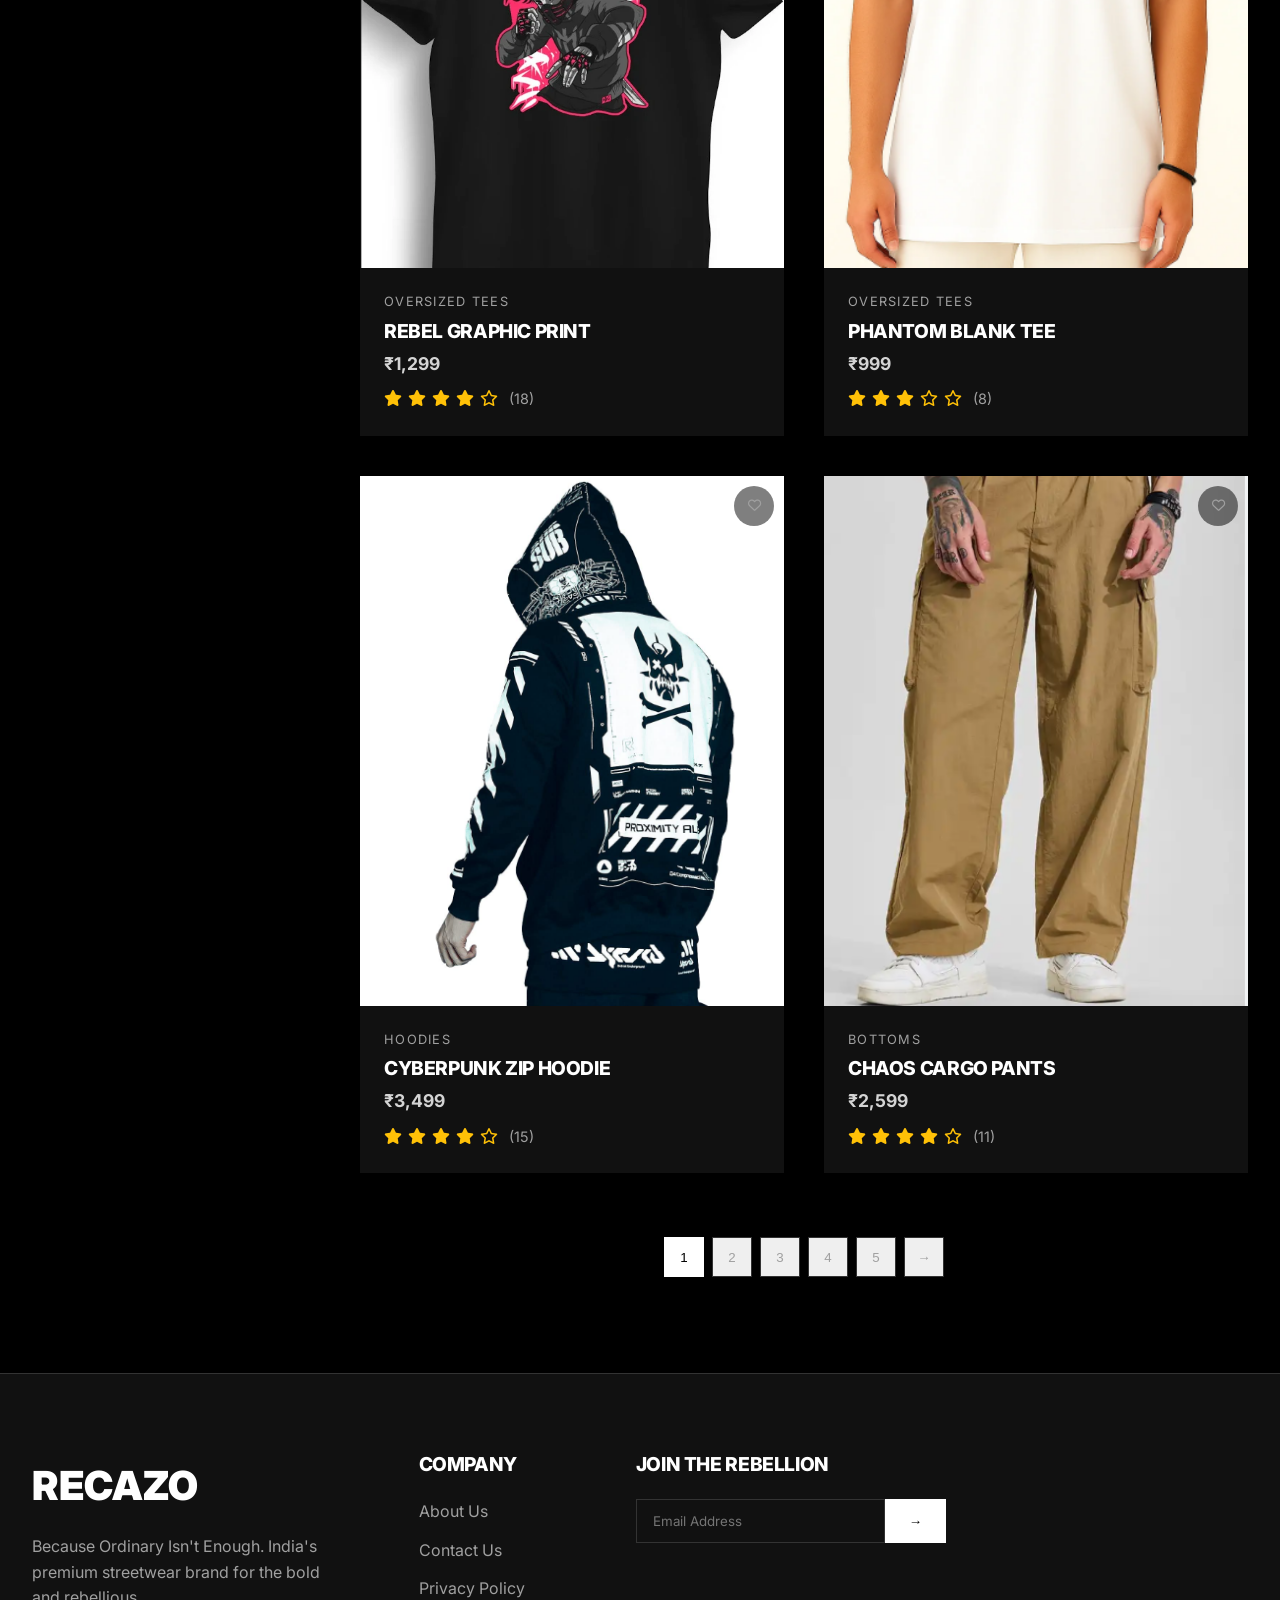
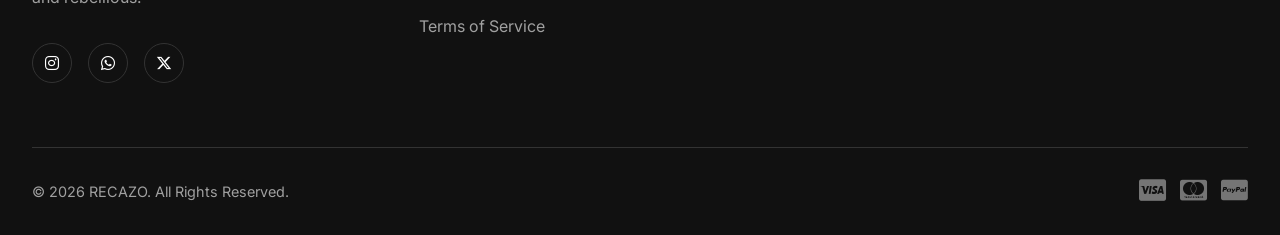
<file: new recaozo web/shop.html>
<!DOCTYPE html>
<html lang="en">
<head>
    <meta charset="UTF-8">
    <meta name="viewport" content="width=device-width, initial-scale=1.0">
    <title>SHOP | RECAZO - Premium Streetwear Collection</title>
    
    <!-- Meta Tags -->
    <meta name="description" content="Shop the latest RECAZO streetwear collection. Explore oversized tees, premium hoodies, custom prints, and more.">
    <meta name="keywords" content="streetwear shop, oversized tees, hoodies, indian streetwear, buy streetwear online">
    
    <!-- Open Graph -->
    <meta property="og:title" content="SHOP | RECAZO - Premium Streetwear">
    <meta property="og:description" content="Explore our latest collection of premium streetwear.">
    <meta property="og:image" content="images/og-shop.jpg">
    
    <link rel="stylesheet" href="https://cdnjs.cloudflare.com/ajax/libs/font-awesome/6.4.0/css/all.min.css">
    <link rel="stylesheet" href="css/style.css">
</head>
<body>
    <!-- Header -->
    <header id="header">
        <div class="container">
            <nav>
                            <a href="index.html" class="logo">
                <img src="images\image copy 2.png" alt="RECAZO Logo">
            </a>
                <a href="index.html" class="logo">RECAZO</a>
                <div class="nav-links">
                    <a href="index.html">Home</a>
                    <a href="shop.html" class="active">Shop</a>
                    <a href="custom.html">Custom</a>
                    <a href="gift.html" class="gift-link">Gift 🎁</a>
                    <a href="about.html">About</a>
                    <a href="contact.html">Contact</a>
                </div>
                <div class="nav-icons">
                    <div class="cart-icon-wrapper" id="cart-icon" role="button" aria-label="Shopping cart">
                        <i class="fa-solid fa-cart-shopping"></i>
                        <span class="cart-count">0</span>
                    </div>
                    <button class="menu-toggle" id="mobile-menu" aria-label="Toggle menu">
                        <span></span>
                        <span></span>
                        <span></span>
                    </button>
                </div>
            </nav>
        </div>
    </header>

    <!-- Shop Header -->
    <div class="shop-header" style="padding-top: 150px; padding-bottom: 3rem; text-align: center; background: linear-gradient(to bottom, #111, var(--primary-bg));">
        <div class="container">
            <h1 style="font-size: 4rem; letter-spacing: 0.1em;">COLLECTION 01</h1>
            <p class="subtitle" style="margin-top: 1rem;">Unapologetic Streetwear</p>
        </div>
    </div>

    <!-- Breadcrumbs -->
    <div class="breadcrumbs">
        <div class="container">
            <a href="index.html">Home</a> <span>/</span> <span>Shop</span>
        </div>
    </div>

    <!-- Shop Section -->
    <section style="padding-top: 2rem;">
        <div class="container">
            <!-- Search Bar -->
            <div class="search-bar" style="margin-bottom: 2rem;">
                <input type="text" id="search-input" placeholder="Search products..." aria-label="Search products">
                <button id="search-btn" aria-label="Search"><i class="fa-solid fa-search"></i></button>
            </div>

            <div class="shop-layout" style="display: grid; grid-template-columns: 280px 1fr; gap: 3rem; align-items: start;">
                
                <!-- Filters Sidebar -->
                <aside class="filters" style="background: var(--secondary-bg); padding: 2rem; position: sticky; top: 100px;">
                    <h3 style="margin-bottom: 2rem; display: flex; align-items: center; gap: 10px;">
                        <i class="fa-solid fa-sliders"></i> Filters
                    </h3>
                    
                    <div class="filter-group" style="margin-bottom: 2rem;">
                        <h4 style="margin-bottom: 1rem;">Categories</h4>
                        <div class="filter-options">
                            <label><input type="checkbox" checked> All Categories</label>
                            <label><input type="checkbox"> Oversized Tees</label>
                            <label><input type="checkbox"> Premium Hoodies</label>
                            <label><input type="checkbox"> Accessories</label>
                            <label><input type="checkbox"> Bottoms</label>
                        </div>
                    </div>

                    <div class="filter-group" style="margin-bottom: 2rem;">
                        <h4 style="margin-bottom: 1rem;">Size</h4>
                        <div class="filter-options">
                            <label><input type="checkbox"> S</label>
                            <label><input type="checkbox"> M</label>
                            <label><input type="checkbox"> L</label>
                            <label><input type="checkbox"> XL</label>
                            <label><input type="checkbox"> XXL</label>
                        </div>
                    </div>

                    <div class="filter-group" style="margin-bottom: 2rem;">
                        <h4 style="margin-bottom: 1rem;">Price Range</h4>
                        <div class="filter-options">
                            <label><input type="checkbox"> Under ₹999</label>
                            <label><input type="checkbox"> ₹1000 - ₹1999</label>
                            <label><input type="checkbox"> ₹2000 - ₹2999</label>
                            <label><input type="checkbox"> ₹3000+</label>
                        </div>
                    </div>

                    <div class="filter-group">
                        <h4 style="margin-bottom: 1rem;">Collection</h4>
                        <div class="filter-options">
                            <label><input type="checkbox"> Originals</label>
                            <label><input type="checkbox"> Dark Matter</label>
                            <label><input type="checkbox"> Neon Nights</label>
                        </div>
                    </div>

                    <button class="btn btn-outline" style="width: 100%; margin-top: 2rem;" id="clear-filters">Clear Filters</button>
                </aside>

                <!-- Products Area -->
                <div class="products-area">
                    <div style="display: flex; justify-content: space-between; align-items: center; margin-bottom: 2rem; padding-bottom: 1rem; border-bottom: 1px solid var(--border-color);">
                        <p style="color: var(--secondary-text)"><span id="product-count">6</span> Products</p>
                        <select style="background: transparent; color: var(--primary-text); border: 1px solid var(--border-color); padding: 0.5rem 1rem; outline: none; font-family: var(--font-main);" id="sort-select">
                            <option value="featured">Featured</option>
                            <option value="newest">Newest Arrivals</option>
                            <option value="low-high">Price: Low to High</option>
                            <option value="high-low">Price: High to Low</option>
                        </select>
                    </div>

                    <div class="product-grid" id="shop-grid">
                        <!-- Product 1 -->
                        <div class="product-card" data-category="oversized tees" data-price="1499" data-date="2024-01-15">
                            <button class="wishlist-btn" data-id="1" aria-label="Add to wishlist">
                                <i class="fa-regular fa-heart"></i>
                            </button>
                            <div class="product-img-wrapper">
                                <img data-src="images\Screenshot 2026-03-07 172521.png" alt="Signature Oversized Tee" class="product-img lazy-image">
                                <div class="product-overlay">
                                    <button class="btn btn-primary add-to-cart-btn" data-id="1" data-name="Signature Oversized Tee" data-price="1499">Add to Cart</button>
                                    <button class="btn btn-outline quick-view-btn" data-id="1">Quick View</button>
                                </div>
                            </div>
                            <div class="product-info">
                                <p class="product-category">Oversized Tees</p>
                                <h3 class="product-title">Signature Oversized Tee</h3>
                                <p class="product-price">₹1,499</p>
                                <div class="product-rating">
                                    <i class="fa-solid fa-star"></i>
                                    <i class="fa-solid fa-star"></i>
                                    <i class="fa-solid fa-star"></i>
                                    <i class="fa-solid fa-star"></i>
                                    <i class="fa-regular fa-star"></i>
                                    <span>(24)</span>
                                </div>
                            </div>
                        </div>

                        <!-- Product 2 -->
                        <div class="product-card" data-category="hoodies" data-price="2999" data-date="2024-01-20">
                            <button class="wishlist-btn" data-id="2" aria-label="Add to wishlist">
                                <i class="fa-regular fa-heart"></i>
                            </button>
                            <div class="product-img-wrapper">
                                <img data-src="images\image.png" alt="Midnight Premium Hoodie" class="product-img lazy-image">
                                <div class="product-overlay">
                                    <button class="btn btn-primary add-to-cart-btn" data-id="2" data-name="Midnight Premium Hoodie" data-price="2999">Add to Cart</button>
                                    <button class="btn btn-outline quick-view-btn" data-id="2">Quick View</button>
                                </div>
                            </div>
                            <div class="product-info">
                                <p class="product-category">Hoodies</p>
                                <h3 class="product-title">Midnight Premium Hoodie</h3>
                                <p class="product-price">₹2,999</p>
                                <div class="product-rating">
                                    <i class="fa-solid fa-star"></i>
                                    <i class="fa-solid fa-star"></i>
                                    <i class="fa-solid fa-star"></i>
                                    <i class="fa-solid fa-star"></i>
                                    <i class="fa-solid fa-star"></i>
                                    <span>(42)</span>
                                </div>
                            </div>
                        </div>

                        <!-- Product 3 -->
                        <div class="product-card" data-category="oversized tees" data-price="1299" data-date="2024-01-10">
                            <button class="wishlist-btn" data-id="3" aria-label="Add to wishlist">
                                <i class="fa-regular fa-heart"></i>
                            </button>
                            <div class="product-img-wrapper">
                                <img data-src="images\image copy.png" alt="Rebel Graphic Print" class="product-img lazy-image">
                                <div class="product-overlay">
                                    <button class="btn btn-primary add-to-cart-btn" data-id="3" data-name="Rebel Graphic Print" data-price="1299">Add to Cart</button>
                                    <button class="btn btn-outline quick-view-btn" data-id="3">Quick View</button>
                                </div>
                            </div>
                            <div class="product-info">
                                <p class="product-category">Oversized Tees</p>
                                <h3 class="product-title">Rebel Graphic Print</h3>
                                <p class="product-price">₹1,299</p>
                                <div class="product-rating">
                                    <i class="fa-solid fa-star"></i>
                                    <i class="fa-solid fa-star"></i>
                                    <i class="fa-solid fa-star"></i>
                                    <i class="fa-solid fa-star"></i>
                                    <i class="fa-regular fa-star"></i>
                                    <span>(18)</span>
                                </div>
                            </div>
                        </div>

                        <!-- Product 4 -->
                        <div class="product-card" data-category="oversized tees" data-price="999" data-date="2024-01-05">
                            <button class="wishlist-btn" data-id="4" aria-label="Add to wishlist">
                                <i class="fa-regular fa-heart"></i>
                            </button>
                            <div class="product-img-wrapper">
                                <img data-src="images\image copy 7.png" alt="Phantom Blank Tee" class="product-img lazy-image">
                                <div class="product-overlay">
                                    <button class="btn btn-primary add-to-cart-btn" data-id="4" data-name="Phantom Blank Tee" data-price="999">Add to Cart</button>
                                    <button class="btn btn-outline quick-view-btn" data-id="4">Quick View</button>
                                </div>
                            </div>
                            <div class="product-info">
                                <p class="product-category">Oversized Tees</p>
                                <h3 class="product-title">Phantom Blank Tee</h3>
                                <p class="product-price">₹999</p>
                                <div class="product-rating">
                                    <i class="fa-solid fa-star"></i>
                                    <i class="fa-solid fa-star"></i>
                                    <i class="fa-solid fa-star"></i>
                                    <i class="fa-regular fa-star"></i>
                                    <i class="fa-regular fa-star"></i>
                                    <span>(8)</span>
                                </div>
                            </div>
                        </div>

                        <!-- Product 5 -->
                        <div class="product-card" data-category="hoodies" data-price="3499" data-date="2024-01-25">
                            <button class="wishlist-btn" data-id="5" aria-label="Add to wishlist">
                                <i class="fa-regular fa-heart"></i>
                            </button>
                            <div class="product-img-wrapper">
                                <img data-src="images\image copy 8.png" alt="Cyberpunk Zip Hoodie" class="product-img lazy-image">
                                <div class="product-overlay">
                                    <button class="btn btn-primary add-to-cart-btn" data-id="5" data-name="Cyberpunk Zip Hoodie" data-price="3499">Add to Cart</button>
                                    <button class="btn btn-outline quick-view-btn" data-id="5">Quick View</button>
                                </div>
                            </div>
                            <div class="product-info">
                                <p class="product-category">Hoodies</p>
                                <h3 class="product-title">Cyberpunk Zip Hoodie</h3>
                                <p class="product-price">₹3,499</p>
                                <div class="product-rating">
                                    <i class="fa-solid fa-star"></i>
                                    <i class="fa-solid fa-star"></i>
                                    <i class="fa-solid fa-star"></i>
                                    <i class="fa-solid fa-star"></i>
                                    <i class="fa-regular fa-star"></i>
                                    <span>(15)</span>
                                </div>
                            </div>
                        </div>

                        <!-- Product 6 -->
                        <div class="product-card" data-category="bottoms" data-price="2599" data-date="2024-01-18">
                            <button class="wishlist-btn" data-id="6" aria-label="Add to wishlist">
                                <i class="fa-regular fa-heart"></i>
                            </button>
                            <div class="product-img-wrapper">
                                <img data-src="images\image copy 9.png" alt="Chaos Cargo Pants" class="product-img lazy-image">
                                <div class="product-overlay">
                                    <button class="btn btn-primary add-to-cart-btn" data-id="6" data-name="Chaos Cargo Pants" data-price="2599">Add to Cart</button>
                                    <button class="btn btn-outline quick-view-btn" data-id="6">Quick View</button>
                                </div>
                            </div>
                            <div class="product-info">
                                <p class="product-category">Bottoms</p>
                                <h3 class="product-title">Chaos Cargo Pants</h3>
                                <p class="product-price">₹2,599</p>
                                <div class="product-rating">
                                    <i class="fa-solid fa-star"></i>
                                    <i class="fa-solid fa-star"></i>
                                    <i class="fa-solid fa-star"></i>
                                    <i class="fa-solid fa-star"></i>
                                    <i class="fa-regular fa-star"></i>
                                    <span>(11)</span>
                                </div>
                            </div>
                        </div>
                    </div>

                    <!-- Pagination -->
                    <div class="pagination">
                        <button class="page-link active">1</button>
                        <button class="page-link">2</button>
                        <button class="page-link">3</button>
                        <button class="page-link">4</button>
                        <button class="page-link">5</button>
                        <button class="page-link">→</button>
                    </div>
                </div>
            </div>
        </div>
    </section>

    <!-- Footer -->
    <footer>
        <div class="container">
            <div class="footer-grid">
                <div class="footer-brand">
                    <a href="index.html" class="footer-logo">RECAZO</a>
                    <p class="footer-desc">Because Ordinary Isn't Enough. India's premium streetwear brand for the bold and rebellious.</p>
                    <div class="social-links">
                        <a href="https://www.instagram.com/recazo.official/" target="_blank"><i class="fa-brands fa-instagram"></i></a>
                        <a href="https://wa.me/919876543210" target="_blank"><i class="fa-brands fa-whatsapp"></i></a>
                        <a href="#" target="_blank"><i class="fa-brands fa-x-twitter"></i></a>
                    </div>
                </div>
                <div class="footer-links">
                    <h4 class="footer-title">Company</h4>
                    <ul>
                        <li><a href="about.html">About Us</a></li>
                        <li><a href="contact.html">Contact Us</a></li>
                        <li><a href="#">Privacy Policy</a></li>
                        <li><a href="#">Terms of Service</a></li>
                    </ul>
                </div>
                <div class="footer-newsletter">
                    <h4 class="footer-title">Join The Rebellion</h4>
                    <form class="newsletter-form" data-validate>
                        <input type="email" placeholder="Email Address" required>
                        <button type="submit">→</button>
                    </form>
                </div>
            </div>
            <div class="footer-bottom">
                <p>&copy; 2026 RECAZO. All Rights Reserved.</p>
                <div class="payment-methods">
                    <i class="fa-brands fa-cc-visa fa-lg"></i>
                    <i class="fa-brands fa-cc-mastercard fa-lg"></i>
                    <i class="fa-brands fa-cc-paypal fa-lg"></i>
                </div>
            </div>
        </div>
    </footer>

    <!-- Live Chat Widget -->
    <div class="live-chat-widget">
        <div class="chat-bubble" id="chat-bubble">
            <i class="fa-solid fa-comment-dots"></i> 
            <span class="chat-text">Need Help?</span>
        </div>
        <div class="chat-box" id="chat-box">
            <div class="chat-header">
                <h4>Recazo Support</h4>
                <button id="close-chat"><i class="fa-solid fa-xmark"></i></button>
            </div>
            <div class="chat-body">
                <div class="message incoming">Hello! How can we help you today?</div>
            </div>
            <div class="chat-input">
                <input type="text" placeholder="Type a message...">
                <button><i class="fa-solid fa-paper-plane"></i></button>
            </div>
        </div>
    </div>

    <!-- Scripts -->
    <script src="js/main.js"></script>
    <script src="js/cart.js"></script>
</body>
</html>
</file>
<file: new recaozo web/css/style.css>
@import url('https://fonts.googleapis.com/css2?family=Inter:wght@300;400;500;600;700;800;900&display=swap');

:root {
    --primary-bg: #000000;
    --primary-text: #ffffff;
    --secondary-bg: #111111;
    --secondary-text: #a0a0a0;
    --accent-color: #ff2a2a;
    --accent-silver: #d4d4d4;
    --glass-bg: rgba(25, 25, 25, 0.7);
    --glass-border: rgba(255, 255, 255, 0.1);
    --border-color: #333333;
    --success-color: #00ff88;
    --warning-color: #ffd700;
    --error-color: #ff4d4d;
    
    --font-main: 'Inter', sans-serif;
    --transition-fast: 0.2s ease;
    --transition-smooth: 0.4s cubic-bezier(0.16, 1, 0.3, 1);
}

/* ===== RESET & BASE ===== */
* {
    margin: 0;
    padding: 0;
    box-sizing: border-box;
}

html {
    scroll-behavior: smooth;
}

body {
    font-family: var(--font-main);
    background-color: var(--primary-bg);
    color: var(--primary-text);
    line-height: 1.6;
    overflow-x: hidden;
}

a {
    text-decoration: none;
    color: inherit;
    transition: color var(--transition-fast);
}

ul {
    list-style: none;
}

img {
    max-width: 100%;
    height: auto;
    display: block;
}

/* ===== TYPOGRAPHY ===== */
h1, h2, h3, h4, h5, h6 {
    font-weight: 800;
    text-transform: uppercase;
    letter-spacing: -0.02em;
    line-height: 1.1;
}

.bold-text {
    font-weight: 900;
}

.subtitle {
    font-size: 1.2rem;
    color: var(--secondary-text);
    font-weight: 400;
    text-transform: none;
    letter-spacing: normal;
}

.text-center {
    text-align: center;
}

/* ===== LAYOUT ===== */
.container {
    width: 100%;
    max-width: 1400px;
    margin: 0 auto;
    padding: 0 2rem;
}

section {
    padding: 6rem 0;
}

/* ===== BUTTONS ===== */
.btn {
    display: inline-block;
    padding: 1rem 2.5rem;
    font-size: 1rem;
    font-weight: 600;
    text-transform: uppercase;
    letter-spacing: 0.05em;
    cursor: pointer;
    border: none;
    border-radius: 0;
    transition: all var(--transition-smooth);
    position: relative;
    overflow: hidden;
    z-index: 1;
}

.btn-primary {
    background-color: var(--primary-text);
    color: var(--primary-bg);
}

.btn-primary:hover {
    background-color: var(--accent-color);
    color: var(--primary-text);
    transform: translateY(-3px);
    box-shadow: 0 10px 20px rgba(255, 42, 42, 0.3);
}

.btn-outline {
    background: transparent;
    color: var(--primary-text);
    border: 1px solid var(--primary-text);
}

.btn-outline:hover {
    background: var(--primary-text);
    color: var(--primary-bg);
}

.btn::before {
    content: '';
    position: absolute;
    top: 50%;
    left: 50%;
    width: 0;
    height: 0;
    border-radius: 50%;
    background: rgba(255, 255, 255, 0.2);
    transform: translate(-50%, -50%);
    transition: width 0.6s, height 0.6s;
    z-index: -1;
}

.btn:active::before {
    width: 300px;
    height: 300px;
}

/* ===== HEADER & NAVIGATION ===== */
header {
    position: fixed;
    top: 0;
    left: 0;
    width: 100%;
    z-index: 1000;
    background: transparent;
    transition: background var(--transition-smooth), padding var(--transition-smooth);
    padding: 1.5rem 0;
}

header.scrolled {
    background: var(--glass-bg);
    backdrop-filter: blur(10px);
    border-bottom: 1px solid var(--glass-border);
    padding: 1rem 0;
}

nav {
    display: flex;
    justify-content: space-between;
    align-items: center;
}

.logo {
    font-size: 2rem;
    font-weight: 900;
    letter-spacing: 0.1em;
    z-index: 1001;
}

.nav-links {
    display: flex;
    gap: 3rem;
}

.nav-links a {
    font-size: 0.9rem;
    font-weight: 500;
    text-transform: uppercase;
    letter-spacing: 0.05em;
    position: relative;
}

.nav-links a::after {
    content: '';
    position: absolute;
    width: 0;
    height: 2px;
    bottom: -5px;
    left: 0;
    background-color: var(--primary-text);
    transition: width var(--transition-smooth);
}

.nav-links a:hover::after,
.nav-links a.active::after {
    width: 100%;
}

.nav-icons {
    display: flex;
    gap: 1.5rem;
    align-items: center;
}

.cart-icon-wrapper {
    position: relative;
    cursor: pointer;
    transition: color var(--transition-fast);
}

.cart-icon-wrapper:hover {
    color: var(--accent-color);
}

.cart-count {
    position: absolute;
    top: -8px;
    right: -10px;
    background: var(--accent-color);
    color: white;
    font-size: 0.7rem;
    font-weight: bold;
    width: 18px;
    height: 18px;
    border-radius: 50%;
    display: flex;
    align-items: center;
    justify-content: center;
    transition: transform 0.2s ease;
}

.menu-toggle {
    display: none;
    flex-direction: column;
    gap: 6px;
    cursor: pointer;
    z-index: 1001;
}

.menu-toggle span {
    width: 30px;
    height: 2px;
    background: var(--primary-text);
    transition: var(--transition-smooth);
}

/* Mobile Menu Overlay */
.menu-overlay {
    position: fixed;
    top: 0;
    left: 0;
    width: 100%;
    height: 100%;
    background: rgba(0,0,0,0.8);
    backdrop-filter: blur(5px);
    z-index: 999;
    display: none;
    opacity: 0;
    transition: opacity 0.3s ease;
}

/* ===== SCROLL PROGRESS BAR ===== */
.scroll-progress {
    position: fixed;
    top: 0;
    left: 0;
    width: 0%;
    height: 3px;
    background: var(--accent-color);
    z-index: 1001;
    transition: width 0.1s ease;
}

/* ===== HERO SECTION ===== */
.hero {
    height: 100vh;
    display: flex;
    align-items: center;
    justify-content: center;
    position: relative;
    overflow: hidden;
    padding-top: 80px;
}

.hero-bg {
    position: absolute;
    top: 0;
    left: 0;
    width: 100%;
    height: 100%;
    background: radial-gradient(circle at center, rgba(30,30,30,1) 0%, rgba(0,0,0,1) 100%);
    z-index: -1;
}

.hero-bg::before {
    content: '';
    position: absolute;
    top: 0;
    left: 0;
    width: 100%;
    height: 100%;
    background: repeating-linear-gradient(
        45deg,
        transparent,
        transparent 20px,
        rgba(255, 42, 42, 0.03) 20px,
        rgba(255, 42, 42, 0.03) 40px
    );
}

.hero-content {
    text-align: center;
    max-width: 800px;
    z-index: 10;
}

.hero-title {
    font-size: 12vw;
    line-height: 0.9;
    letter-spacing: -0.05em;
    margin-bottom: 1rem;
    opacity: 0;
    transform: translateY(50px);
    animation: fadeUp 1s ease forwards 0.2s;
    background: linear-gradient(to right, #fff, #888);
    -webkit-background-clip: text;
    -webkit-text-fill-color: transparent;
}

.hero-subtitle {
    font-size: 1.5rem;
    color: var(--accent-silver);
    margin-bottom: 3rem;
    opacity: 0;
    transform: translateY(30px);
    animation: fadeUp 1s ease forwards 0.4s;
    font-weight: 300;
}

.hero .btn {
    opacity: 0;
    transform: translateY(30px);
    animation: fadeUp 1s ease forwards 0.6s;
}

/* ===== SECTION TITLES ===== */
.section-title {
    font-size: 3rem;
    margin-bottom: 3rem;
    text-align: center;
    position: relative;
}

.section-title::after {
    content: '';
    position: absolute;
    bottom: -15px;
    left: 50%;
    transform: translateX(-50%);
    width: 60px;
    height: 3px;
    background: var(--accent-color);
}

/* ===== PRODUCT CARDS ===== */
.product-grid {
    display: grid;
    grid-template-columns: repeat(auto-fill, minmax(300px, 1fr));
    gap: 2.5rem;
}

.product-card {
    background: var(--secondary-bg);
    position: relative;
    transition: transform var(--transition-smooth);
    cursor: pointer;
}

.product-card:hover {
    transform: translateY(-10px);
}

.product-img-wrapper {
    position: relative;
    overflow: hidden;
    aspect-ratio: 4/5;
    background: #1a1a1a;
}

.product-img {
    width: 100%;
    height: 100%;
    object-fit: cover;
    transition: transform 0.7s ease;
}

.product-card:hover .product-img {
    transform: scale(1.05);
}

/* Placeholder for products without images */
.placeholder-img {
    width: 100%;
    height: 100%;
    background: linear-gradient(45deg, #111, #222);
    display: flex;
    align-items: center;
    justify-content: center;
    color: #444;
    font-size: 2rem;
    font-weight: 800;
}

.product-overlay {
    position: absolute;
    bottom: 0;
    left: 0;
    width: 100%;
    padding: 2rem;
    background: linear-gradient(to top, rgba(0,0,0,0.9), transparent);
    opacity: 0;
    transform: translateY(20px);
    transition: all var(--transition-smooth);
    display: flex;
    gap: 1rem;
    justify-content: center;
}

.product-card:hover .product-overlay {
    opacity: 1;
    transform: translateY(0);
}

.product-info {
    padding: 1.5rem;
}

.product-category {
    font-size: 0.8rem;
    color: var(--secondary-text);
    text-transform: uppercase;
    letter-spacing: 0.1em;
    margin-bottom: 0.5rem;
}

.product-title {
    font-size: 1.2rem;
    margin-bottom: 0.5rem;
}

.product-price {
    font-size: 1.1rem;
    font-weight: 700;
    color: var(--accent-silver);
}

/* Product Rating */
.product-rating {
    margin-top: 0.5rem;
    color: #ffc107;
}

.product-rating i {
    margin-right: 2px;
}

.product-rating span {
    color: var(--secondary-text);
    font-size: 0.9rem;
    margin-left: 5px;
}

/* Wishlist Button */
.wishlist-btn {
    position: absolute;
    top: 10px;
    right: 10px;
    width: 40px;
    height: 40px;
    background: rgba(0, 0, 0, 0.5);
    border: none;
    border-radius: 50%;
    color: var(--secondary-text);
    cursor: pointer;
    transition: all var(--transition-fast);
    z-index: 2;
    display: flex;
    align-items: center;
    justify-content: center;
}

.wishlist-btn:hover {
    background: var(--accent-color);
    color: #fff;
    transform: scale(1.1);
}

.wishlist-btn.active {
    color: #ff4d4d;
}

/* ===== ABOUT PREVIEW ===== */
.about-preview {
    background: var(--secondary-bg);
    position: relative;
}

.about-grid {
    display: grid;
    grid-template-columns: 1fr 1fr;
    gap: 4rem;
    align-items: center;
}

.about-text h2 {
    font-size: 3.5rem;
    margin-bottom: 1.5rem;
}

.about-text p {
    font-size: 1.1rem;
    color: var(--secondary-text);
    margin-bottom: 2rem;
    max-width: 500px;
}

.about-image {
    aspect-ratio: 1/1;
    background: #222;
    position: relative;
    overflow: hidden;
}

/* ===== GALLERY ===== */
.gallery-grid {
    display: grid;
    grid-template-columns: repeat(4, 1fr);
    gap: 1rem;
}

.gallery-item {
    aspect-ratio: 1/1;
    overflow: hidden;
    position: relative;
}

.gallery-item img {
    width: 100%;
    height: 100%;
    object-fit: cover;
    transition: transform var(--transition-smooth);
}

.gallery-item:hover img {
    transform: scale(1.1);
}

.gallery-overlay {
    position: absolute;
    top: 0;
    left: 0;
    width: 100%;
    height: 100%;
    background: rgba(0,0,0,0.5);
    display: flex;
    align-items: center;
    justify-content: center;
    opacity: 0;
    transition: opacity var(--transition-smooth);
}

.gallery-item:hover .gallery-overlay {
    opacity: 1;
}

/* ===== WHY RECAZO SECTION ===== */
.why-recazo {
    background-color: var(--primary-bg);
}

.why-grid {
    display: grid;
    grid-template-columns: repeat(auto-fit, minmax(250px, 1fr));
    gap: 2rem;
    margin-top: 3rem;
}

.why-card {
    background: var(--secondary-bg);
    padding: 2.5rem;
    border-radius: 12px;
    text-align: center;
    transition: all var(--transition-smooth);
    border: 1px solid transparent;
}

.why-card:hover {
    transform: translateY(-10px);
    border-color: var(--accent-color);
    box-shadow: 0 10px 30px rgba(255, 42, 42, 0.1);
}

.card-icon-wrapper {
    font-size: 3rem;
    color: var(--accent-color);
    margin-bottom: 1.5rem;
    display: flex;
    justify-content: center;
    transition: transform var(--transition-smooth);
}

.why-card:hover .card-icon-wrapper {
    transform: scale(1.1);
}

.why-card h3 {
    font-size: 1.4rem;
    margin-bottom: 1rem;
}

.why-card p {
    color: var(--secondary-text);
    font-size: 1rem;
}

/* ===== SIZE GUIDE ===== */
.size-guide {
    background-color: var(--secondary-bg);
}

.size-guide-content {
    max-width: 800px;
    margin: 0 auto;
    text-align: center;
}

.section-subtitle {
    color: var(--secondary-text);
    margin-bottom: 3rem;
    font-size: 1.1rem;
}

.table-container {
    overflow-x: auto;
}

.size-table {
    width: 100%;
    border-collapse: collapse;
    background: var(--primary-bg);
    border: 1px solid var(--accent-color);
    border-radius: 8px;
    overflow: hidden;
}

.size-table th,
.size-table td {
    padding: 1.2rem;
    text-align: center;
    border: 1px solid var(--border-color);
}

.size-table th {
    background: var(--accent-color);
    color: var(--primary-text);
    font-weight: 700;
    text-transform: uppercase;
}

.size-table td {
    color: var(--primary-text);
}

.size-table tbody tr:hover {
    background: rgba(255, 42, 42, 0.05);
}

/* ===== FAQ SECTION ===== */
.faq-section {
    background-color: var(--primary-bg);
}

.faq-accordion {
    max-width: 800px;
    margin: 0 auto;
    display: flex;
    flex-direction: column;
    gap: 1rem;
}

.faq-item {
    border: 1px solid var(--border-color);
    border-radius: 8px;
    overflow: hidden;
    background: var(--secondary-bg);
}

.faq-question {
    width: 100%;
    text-align: left;
    padding: 1.5rem;
    background: transparent;
    border: none;
    color: var(--primary-text);
    font-size: 1.1rem;
    font-weight: 600;
    cursor: pointer;
    display: flex;
    justify-content: space-between;
    align-items: center;
    transition: background var(--transition-fast);
}

.faq-question:hover {
    background: rgba(255, 255, 255, 0.02);
}

.faq-question i {
    transition: transform var(--transition-smooth);
    color: var(--accent-color);
}

.faq-item.active .faq-question i {
    transform: rotate(180deg);
}

.faq-answer {
    max-height: 0;
    overflow: hidden;
    transition: max-height var(--transition-smooth);
}

.faq-answer p {
    padding: 0 1.5rem 1.5rem;
    color: var(--secondary-text);
    line-height: 1.6;
}

/* ===== CUSTOMER CARE SECTION ===== */
.customer-care {
    background-color: var(--secondary-bg);
    border-bottom: 1px solid var(--border-color);
}

.care-grid {
    display: grid;
    grid-template-columns: repeat(auto-fit, minmax(250px, 1fr));
    gap: 2rem;
    margin-top: 3rem;
}

.care-card {
    background: var(--primary-bg);
    padding: 2.5rem;
    border-radius: 12px;
    text-align: center;
    border: 1px solid var(--border-color);
    transition: all var(--transition-smooth);
}

.care-card:hover {
    border-color: var(--accent-color);
    transform: translateY(-5px);
}

.care-icon {
    font-size: 2.5rem;
    color: var(--accent-color);
    margin-bottom: 1.5rem;
}

.care-card h4 {
    font-size: 1.2rem;
    margin-bottom: 0.5rem;
    text-transform: none;
}

.care-card p {
    color: var(--secondary-text);
    font-size: 1.1rem;
    font-weight: 600;
}

/* ===== FOOTER ===== */
footer {
    background: var(--secondary-bg);
    padding: 5rem 0 2rem;
    border-top: 1px solid var(--border-color);
}

.footer-grid {
    display: grid;
    grid-template-columns: 2fr 1fr 1fr 1.5fr;
    gap: 3rem;
    margin-bottom: 4rem;
}

.footer-brand {
    max-width: 300px;
}

.footer-logo {
    font-size: 2.5rem;
    font-weight: 900;
    margin-bottom: 1rem;
    display: block;
}

.footer-desc {
    color: var(--secondary-text);
    margin-bottom: 2rem;
    line-height: 1.6;
}

.social-links {
    display: flex;
    gap: 1rem;
}

.social-links a {
    width: 40px;
    height: 40px;
    border: 1px solid var(--border-color);
    display: flex;
    align-items: center;
    justify-content: center;
    border-radius: 50%;
    transition: all var(--transition-fast);
}

.social-links a:hover {
    background: var(--primary-text);
    color: var(--primary-bg);
    transform: translateY(-3px);
}

.footer-title {
    font-size: 1.2rem;
    margin-bottom: 1.5rem;
}

.footer-links li {
    margin-bottom: 0.8rem;
}

.footer-links a {
    color: var(--secondary-text);
    transition: color var(--transition-fast);
}

.footer-links a:hover {
    color: var(--primary-text);
    padding-left: 5px;
}

.newsletter-form {
    display: flex;
    margin-top: 1rem;
}

.newsletter-form input {
    background: transparent;
    border: 1px solid var(--border-color);
    padding: 0.8rem 1rem;
    color: var(--primary-text);
    outline: none;
    flex-grow: 1;
    font-family: var(--font-main);
}

.newsletter-form input:focus {
    border-color: var(--primary-text);
}

.newsletter-form button {
    background: var(--primary-text);
    color: var(--primary-bg);
    border: none;
    padding: 0 1.5rem;
    cursor: pointer;
    font-weight: bold;
    text-transform: uppercase;
    transition: background var(--transition-fast);
}

.newsletter-form button:hover {
    background: var(--accent-color);
    color: var(--primary-text);
}

.footer-bottom {
    display: flex;
    justify-content: space-between;
    align-items: center;
    padding-top: 2rem;
    border-top: 1px solid var(--border-color);
    color: var(--secondary-text);
    font-size: 0.9rem;
}

.payment-methods i {
    font-size: 1.5rem;
    margin-left: 10px;
    opacity: 0.7;
    transition: opacity var(--transition-fast);
}

.payment-methods i:hover {
    opacity: 1;
}

/* ===== CART SIDEBAR ===== */
#cart-sidebar {
    position: fixed;
    top: 0;
    right: -100%;
    width: 400px;
    max-width: 100vw;
    height: 100vh;
    background: var(--secondary-bg);
    z-index: 9999;
    display: flex;
    flex-direction: column;
    transition: right 0.4s cubic-bezier(0.16, 1, 0.3, 1);
    border-left: 1px solid var(--border-color);
    box-shadow: -10px 0 30px rgba(0,0,0,0.5);
    font-family: var(--font-main);
}

#cart-sidebar.open {
    right: 0;
}

.cart-header {
    padding: 2rem;
    display: flex;
    justify-content: space-between;
    align-items: center;
    border-bottom: 1px solid var(--border-color);
}

.cart-header h2 {
    font-size: 1.5rem;
    margin: 0;
}

#close-cart {
    background: transparent;
    border: none;
    color: var(--primary-text);
    font-size: 1.5rem;
    cursor: pointer;
    transition: color var(--transition-fast);
}

#close-cart:hover {
    color: var(--accent-color);
}

.cart-items {
    flex-grow: 1;
    overflow-y: auto;
    padding: 2rem;
}

.cart-item {
    display: flex;
    gap: 1rem;
    margin-bottom: 1.5rem;
    padding-bottom: 1.5rem;
    border-bottom: 1px solid var(--border-color);
}

.cart-item-img {
    width: 80px;
    height: 100px;
    background: linear-gradient(45deg, #222, #333);
    border-radius: 4px;
    display: flex;
    align-items: center;
    justify-content: center;
    font-size: 0.8rem;
    color: #555;
}

.cart-item-details {
    flex-grow: 1;
    display: flex;
    flex-direction: column;
    justify-content: space-between;
}

.cart-item-title {
    font-size: 1rem;
    font-weight: 600;
    margin-bottom: 0.2rem;
}

.cart-item-price {
    color: var(--accent-silver);
    font-weight: 600;
}

.cart-item-actions {
    display: flex;
    justify-content: space-between;
    align-items: center;
    margin-top: 0.5rem;
}

.qty-controls {
    display: flex;
    align-items: center;
    border: 1px solid var(--border-color);
    border-radius: 4px;
    overflow: hidden;
}

.qty-btn {
    width: 30px;
    height: 30px;
    display: flex;
    align-items: center;
    justify-content: center;
    background: transparent;
    color: var(--primary-text);
    border: none;
    cursor: pointer;
    transition: background var(--transition-fast);
}

.qty-btn:hover {
    background: var(--accent-color);
    color: #fff;
}

.qty-display {
    padding: 0 0.5rem;
    font-size: 0.9rem;
    min-width: 30px;
    text-align: center;
}

.remove-btn {
    color: var(--secondary-text);
    background: transparent;
    border: none;
    text-decoration: underline;
    font-size: 0.8rem;
    cursor: pointer;
    transition: color var(--transition-fast);
}

.remove-btn:hover {
    color: var(--accent-color);
}

.cart-footer {
    padding: 2rem;
    border-top: 1px solid var(--border-color);
    background: var(--primary-bg);
}

.cart-total {
    display: flex;
    justify-content: space-between;
    font-size: 1.2rem;
    font-weight: 800;
    margin-bottom: 1.5rem;
}

.empty-cart-msg {
    text-align: center;
    color: var(--secondary-text);
    margin-top: 3rem;
    font-size: 1.1rem;
}

/* Cart Page Overlay */
#cart-page-overlay {
    position: fixed;
    top: 0;
    left: 0;
    width: 100%;
    height: 100%;
    background: rgba(0,0,0,0.7);
    z-index: 9998;
    display: none;
    backdrop-filter: blur(3px);
    opacity: 0;
    transition: opacity 0.4s ease;
}

/* ===== LIVE CHAT WIDGET ===== */
.live-chat-widget {
    position: fixed;
    bottom: 30px;
    right: 30px;
    z-index: 9999;
}

.chat-bubble {
    background: var(--accent-color);
    color: #fff;
    padding: 12px 24px;
    border-radius: 30px;
    display: flex;
    align-items: center;
    gap: 10px;
    cursor: pointer;
    box-shadow: 0 5px 15px rgba(255, 42, 42, 0.3);
    transition: transform var(--transition-fast);
    font-weight: 600;
}

.chat-bubble:hover {
    transform: scale(1.05);
}

.chat-bubble i {
    font-size: 1.2rem;
}

.chat-box {
    position: absolute;
    bottom: 70px;
    right: 0;
    width: 320px;
    background: var(--secondary-bg);
    border: 1px solid var(--border-color);
    border-radius: 12px;
    overflow: hidden;
    box-shadow: 0 10px 30px rgba(0,0,0,0.5);
    display: none;
    flex-direction: column;
    transform-origin: bottom right;
    animation: chatPopUp 0.3s cubic-bezier(0.16, 1, 0.3, 1);
}

.chat-box.active {
    display: flex;
}

@keyframes chatPopUp {
    from {
        opacity: 0;
        transform: scale(0.9);
    }
    to {
        opacity: 1;
        transform: scale(1);
    }
}

.chat-header {
    background: var(--primary-bg);
    padding: 15px 20px;
    display: flex;
    justify-content: space-between;
    align-items: center;
    border-bottom: 1px solid var(--border-color);
}

.chat-header h4 {
    font-size: 1rem;
    margin: 0;
    text-transform: none;
}

.chat-header button {
    background: none;
    border: none;
    color: var(--secondary-text);
    cursor: pointer;
    font-size: 1.2rem;
    transition: color 0.2s;
}

.chat-header button:hover {
    color: var(--primary-text);
}

.chat-body {
    padding: 20px;
    height: 250px;
    overflow-y: auto;
    background: #0a0a0a;
    display: flex;
    flex-direction: column;
    gap: 1rem;
}

.message {
    padding: 12px 15px;
    border-radius: 12px;
    font-size: 0.95rem;
    line-height: 1.4;
    max-width: 85%;
    border: 1px solid var(--border-color);
    color: var(--primary-text);
    position: relative;
    animation: messageSlide 0.3s ease;
}

@keyframes messageSlide {
    from {
        opacity: 0;
        transform: translateY(10px);
    }
    to {
        opacity: 1;
        transform: translateY(0);
    }
}

.message.incoming {
    background: var(--primary-bg);
    border-bottom-left-radius: 4px;
    align-self: flex-start;
}

.message.outgoing {
    background: var(--accent-color);
    color: #fff;
    border-bottom-right-radius: 4px;
    border-color: var(--accent-color);
    align-self: flex-end;
}

.message.typing {
    background: var(--primary-bg);
    color: var(--secondary-text);
    padding: 12px 20px;
}

.message.typing i {
    animation: typing 1.5s infinite;
}

@keyframes typing {
    0%, 100% { opacity: 0.3; }
    50% { opacity: 1; }
}

.chat-input {
    display: flex;
    padding: 15px;
    background: var(--primary-bg);
    border-top: 1px solid var(--border-color);
}

.chat-input input {
    flex: 1;
    background: transparent;
    border: none;
    color: var(--primary-text);
    outline: none;
    font-family: inherit;
    font-size: 0.95rem;
}

.chat-input button {
    background: none;
    border: none;
    color: var(--accent-color);
    cursor: pointer;
    font-size: 1.2rem;
    padding-left: 10px;
    transition: transform var(--transition-fast);
}

.chat-input button:hover {
    transform: scale(1.1);
}

/* ===== QUICK VIEW MODAL ===== */
.quick-view-modal {
    position: fixed;
    top: 0;
    left: 0;
    width: 100%;
    height: 100%;
    background: rgba(0, 0, 0, 0.9);
    backdrop-filter: blur(10px);
    z-index: 10000;
    display: none;
    align-items: center;
    justify-content: center;
    opacity: 0;
    transition: opacity var(--transition-smooth);
}

.quick-view-modal.active {
    display: flex;
    opacity: 1;
}

.quick-view-content {
    background: var(--secondary-bg);
    max-width: 1000px;
    width: 90%;
    max-height: 90vh;
    overflow-y: auto;
    border: 1px solid var(--border-color);
    border-radius: 12px;
    position: relative;
    animation: modalPop 0.3s ease;
}

@keyframes modalPop {
    from {
        opacity: 0;
        transform: scale(0.9);
    }
    to {
        opacity: 1;
        transform: scale(1);
    }
}

.close-modal {
    position: absolute;
    top: 20px;
    right: 20px;
    background: transparent;
    border: none;
    color: var(--primary-text);
    font-size: 2rem;
    cursor: pointer;
    z-index: 1;
    transition: color var(--transition-fast);
}

.close-modal:hover {
    color: var(--accent-color);
}

.quick-view-grid {
    display: grid;
    grid-template-columns: 1fr 1fr;
    gap: 2rem;
    padding: 2rem;
}

.quick-view-image {
    background: #222;
    border-radius: 8px;
    overflow: hidden;
}

.quick-view-image img {
    width: 100%;
    height: auto;
    display: block;
}

.quick-view-details {
    padding: 1rem;
}

.quick-view-details h2 {
    font-size: 2rem;
    margin-bottom: 1rem;
}

.quick-view-details .product-category {
    font-size: 0.9rem;
    margin-bottom: 1rem;
}

.quick-view-details .product-price {
    font-size: 2rem;
    margin: 1rem 0;
    color: var(--accent-color);
}

.quick-view-details .product-description {
    color: var(--secondary-text);
    margin-bottom: 2rem;
    line-height: 1.6;
}

.size-selector {
    margin: 2rem 0;
}

.size-selector label {
    display: block;
    margin-bottom: 0.5rem;
    color: var(--secondary-text);
}

.size-options {
    display: flex;
    gap: 0.5rem;
    flex-wrap: wrap;
}

.size-option {
    width: 50px;
    height: 50px;
    display: flex;
    align-items: center;
    justify-content: center;
    border: 1px solid var(--border-color);
    background: transparent;
    color: var(--primary-text);
    cursor: pointer;
    transition: all var(--transition-fast);
}

.size-option:hover,
.size-option.active {
    background: var(--primary-text);
    color: var(--primary-bg);
    border-color: var(--primary-text);
}

/* ===== SIZE CHART MODAL ===== */
.size-chart-modal {
    position: fixed;
    top: 0;
    left: 0;
    width: 100%;
    height: 100%;
    background: rgba(0, 0, 0, 0.9);
    backdrop-filter: blur(5px);
    z-index: 10000;
    display: none;
    align-items: center;
    justify-content: center;
}

.size-chart-modal.active {
    display: flex;
}

.size-chart-content {
    background: var(--secondary-bg);
    max-width: 600px;
    width: 90%;
    padding: 2rem;
    border: 1px solid var(--border-color);
    border-radius: 12px;
    position: relative;
}

.size-chart-content h3 {
    margin-bottom: 2rem;
    font-size: 1.5rem;
}

.size-note {
    margin-top: 1.5rem;
    color: var(--secondary-text);
    font-size: 0.9rem;
    display: flex;
    align-items: center;
    gap: 0.5rem;
}

.size-note i {
    color: var(--accent-color);
}

/* ===== NOTIFICATION SYSTEM ===== */
.notification {
    position: fixed;
    bottom: 30px;
    left: 30px;
    background: var(--accent-color);
    color: #fff;
    padding: 1rem 2rem;
    border-radius: 50px;
    box-shadow: 0 5px 20px rgba(255, 42, 42, 0.4);
    z-index: 10000;
    animation: slideIn 0.3s ease, slideOut 0.3s ease 2.7s forwards;
    display: flex;
    align-items: center;
    gap: 10px;
    font-weight: 600;
}

.notification.success {
    background: var(--accent-color);
}

.notification.error {
    background: var(--error-color);
}

.notification.warning {
    background: var(--warning-color);
    color: #000;
}

.notification.info {
    background: var(--primary-text);
    color: var(--primary-bg);
}

@keyframes slideIn {
    from {
        transform: translateX(-100%);
        opacity: 0;
    }
    to {
        transform: translateX(0);
        opacity: 1;
    }
}

@keyframes slideOut {
    from {
        transform: translateX(0);
        opacity: 1;
    }
    to {
        transform: translateX(-100%);
        opacity: 0;
    }
}

/* ===== LOADING STATES ===== */
.loading-skeleton {
    background: linear-gradient(90deg, #222 25%, #333 50%, #222 75%);
    background-size: 200% 100%;
    animation: loading 1.5s infinite;
    border-radius: 4px;
}

@keyframes loading {
    0% { background-position: 200% 0; }
    100% { background-position: -200% 0; }
}

/* ===== BREADCRUMBS ===== */
.breadcrumbs {
    padding: 2rem 0;
    color: var(--secondary-text);
    font-size: 0.9rem;
}

.breadcrumbs a {
    color: var(--secondary-text);
    transition: color var(--transition-fast);
}

.breadcrumbs a:hover {
    color: var(--primary-text);
}

.breadcrumbs span {
    margin: 0 0.5rem;
    color: var(--border-color);
}

/* ===== PAGINATION ===== */
.pagination {
    display: flex;
    justify-content: center;
    gap: 0.5rem;
    margin-top: 4rem;
}

.page-link {
    width: 40px;
    height: 40px;
    display: flex;
    align-items: center;
    justify-content: center;
    border: 1px solid var(--border-color);
    color: var(--secondary-text);
    transition: all var(--transition-fast);
    cursor: pointer;
}

.page-link:hover,
.page-link.active {
    background: var(--primary-text);
    color: var(--primary-bg);
    border-color: var(--primary-text);
}

/* ===== SEARCH BAR ===== */
.search-bar {
    position: relative;
    max-width: 300px;
    margin-bottom: 2rem;
}

.search-bar input {
    width: 100%;
    padding: 1rem 3rem 1rem 1rem;
    background: var(--secondary-bg);
    border: 1px solid var(--border-color);
    color: var(--primary-text);
    outline: none;
    transition: border-color var(--transition-fast);
    font-family: var(--font-main);
}

.search-bar input:focus {
    border-color: var(--primary-text);
}

.search-bar button {
    position: absolute;
    right: 1rem;
    top: 50%;
    transform: translateY(-50%);
    background: transparent;
    border: none;
    color: var(--secondary-text);
    cursor: pointer;
    transition: color var(--transition-fast);
}

.search-bar button:hover {
    color: var(--primary-text);
}

/* ===== FORM VALIDATION ===== */
.form-input.error {
    border-color: var(--error-color);
    box-shadow: 0 0 0 2px rgba(255, 77, 77, 0.2);
}

.form-input.valid {
    border-color: var(--success-color);
    box-shadow: 0 0 0 2px rgba(0, 255, 136, 0.2);
}

.error-message {
    color: var(--error-color);
    font-size: 0.8rem;
    margin-top: 0.3rem;
}

.form-error {
    padding: 1rem;
    margin-bottom: 1rem;
    background: rgba(255, 77, 77, 0.1);
    border: 1px solid var(--error-color);
    border-radius: 4px;
    color: var(--error-color);
    font-size: 0.9rem;
}

/* ===== TOOLTIP ===== */
.tooltip {
    position: relative;
}

.tooltip:hover::after {
    content: attr(data-tooltip);
    position: absolute;
    bottom: 100%;
    left: 50%;
    transform: translateX(-50%);
    background: var(--primary-text);
    color: var(--primary-bg);
    padding: 0.3rem 0.8rem;
    border-radius: 4px;
    font-size: 0.8rem;
    white-space: nowrap;
    margin-bottom: 5px;
    z-index: 10;
}

/* ===== SCROLL TO TOP BUTTON ===== */
.scroll-top {
    position: fixed;
    bottom: 30px;
    right: 30px;
    width: 50px;
    height: 50px;
    background: var(--accent-color);
    border: none;
    border-radius: 50%;
    color: #fff;
    cursor: pointer;
    display: none;
    align-items: center;
    justify-content: center;
    font-size: 1.2rem;
    box-shadow: 0 5px 15px rgba(255, 42, 42, 0.3);
    transition: all var(--transition-fast);
    z-index: 99;
}

.scroll-top:hover {
    transform: translateY(-5px);
    box-shadow: 0 8px 20px rgba(255, 42, 42, 0.4);
}

.scroll-top.visible {
    display: flex;
}

/* ===== NO RESULTS MESSAGE ===== */
.no-results-message {
    text-align: center;
    padding: 4rem;
    color: var(--secondary-text);
    grid-column: 1 / -1;
}

.no-results-message i {
    font-size: 3rem;
    margin-bottom: 1rem;
    opacity: 0.5;
}

/* ===== ANIMATIONS ===== */
@keyframes fadeUp {
    from {
        opacity: 0;
        transform: translateY(30px);
    }
    to {
        opacity: 1;
        transform: translateY(0);
    }
}

@keyframes fadeIn {
    from {
        opacity: 0;
    }
    to {
        opacity: 1;
    }
}

/* ===== RESPONSIVE DESIGN ===== */
@media (max-width: 1200px) {
    .footer-grid {
        grid-template-columns: 1fr 1fr 1fr;
        gap: 2rem;
    }
}

@media (max-width: 992px) {
    .hero-title {
        font-size: 15vw;
    }
    
    .about-grid {
        grid-template-columns: 1fr;
        gap: 2rem;
    }
    
    .about-text {
        text-align: center;
    }
    
    .about-text p {
        margin: 0 auto 2rem;
    }
    
    .gallery-grid {
        grid-template-columns: repeat(2, 1fr);
    }
    
    .footer-grid {
        grid-template-columns: 1fr 1fr;
    }
    
    .quick-view-grid {
        grid-template-columns: 1fr;
    }
}

@media (max-width: 768px) {
    section {
        padding: 4rem 0;
    }
    
    .container {
        padding: 0 1.5rem;
    }
    
    .nav-links {
        position: fixed;
        top: 0;
        right: -100%;
        width: 100%;
        height: 100vh;
        background: var(--primary-bg);
        flex-direction: column;
        justify-content: center;
        align-items: center;
        transition: right var(--transition-smooth);
        z-index: 1000;
    }
    
    .nav-links.active {
        right: 0;
    }
    
    .nav-links a {
        font-size: 1.5rem;
    }
    
    .menu-toggle {
        display: flex;
    }
    
    .menu-toggle.active span:nth-child(1) {
        transform: translateY(8px) rotate(45deg);
    }
    
    .menu-toggle.active span:nth-child(2) {
        opacity: 0;
    }
    
    .menu-toggle.active span:nth-child(3) {
        transform: translateY(-8px) rotate(-45deg);
    }
    
    .hero-title {
        font-size: 18vw;
    }
    
    .hero-subtitle {
        font-size: 1.2rem;
    }
    
    .section-title {
        font-size: 2.5rem;
    }
    
    .product-grid {
        grid-template-columns: repeat(auto-fill, minmax(250px, 1fr));
        gap: 1.5rem;
    }
    
    .footer-grid {
        grid-template-columns: 1fr;
        text-align: center;
    }
    
    .footer-brand {
        max-width: 100%;
    }
    
    .social-links {
        justify-content: center;
    }
    
    .footer-bottom {
        flex-direction: column;
        gap: 1rem;
        text-align: center;
    }
    
    .payment-methods {
        justify-content: center;
    }
    
    .why-grid,
    .care-grid {
        grid-template-columns: 1fr;
    }
    
    .notification {
        left: 50%;
        transform: translateX(-50%);
        white-space: nowrap;
    }
    
    @keyframes slideIn {
        from {
            transform: translate(-50%, 100%);
            opacity: 0;
        }
        to {
            transform: translate(-50%, 0);
            opacity: 1;
        }
    }
    
    @keyframes slideOut {
        from {
            transform: translate(-50%, 0);
            opacity: 1;
        }
        to {
            transform: translate(-50%, 100%);
            opacity: 0;
        }
    }
}

@media (max-width: 576px) {
    .hero-title {
        font-size: 20vw;
    }
    
    .section-title {
        font-size: 2rem;
    }
    
    .about-text h2 {
        font-size: 2.5rem;
    }
    
    .product-grid {
        grid-template-columns: 1fr;
    }
    
    #cart-sidebar {
        width: 100%;
    }
    
    .chat-box {
        width: 300px;
        right: -20px;
    }
    
    .chat-bubble .chat-text {
        display: none;
    }
    
    .chat-bubble {
        padding: 1rem;
        border-radius: 50%;
    }
    
    .chat-bubble i {
        font-size: 1.5rem;
    }
    
    .quick-view-content {
        width: 95%;
        padding: 1rem;
    }
    
    .quick-view-details h2 {
        font-size: 1.5rem;
    }
    
    .size-option {
        width: 40px;
        height: 40px;
    }
}

/* Landscape mode fixes */
@media (max-height: 600px) and (orientation: landscape) {
    .hero {
        height: auto;
        min-height: 100vh;
        padding: 100px 0;
    }
    
    .quick-view-content {
        max-height: 80vh;
    }
    
    .chat-body {
        height: 150px;
    }
    
    .nav-links {
        padding: 2rem;
    }
    
    .nav-links a {
        font-size: 1.2rem;
    }
}

/* Print styles */
@media print {
    header,
    footer,
    .live-chat-widget,
    .scroll-top,
    .cart-icon-wrapper,
    .btn {
        display: none !important;
    }
    
    body {
        background: white;
        color: black;
    }
    
    .container {
        max-width: 100%;
        padding: 0;
    }
}
.logo img{
    height:40px;
}
</file>
